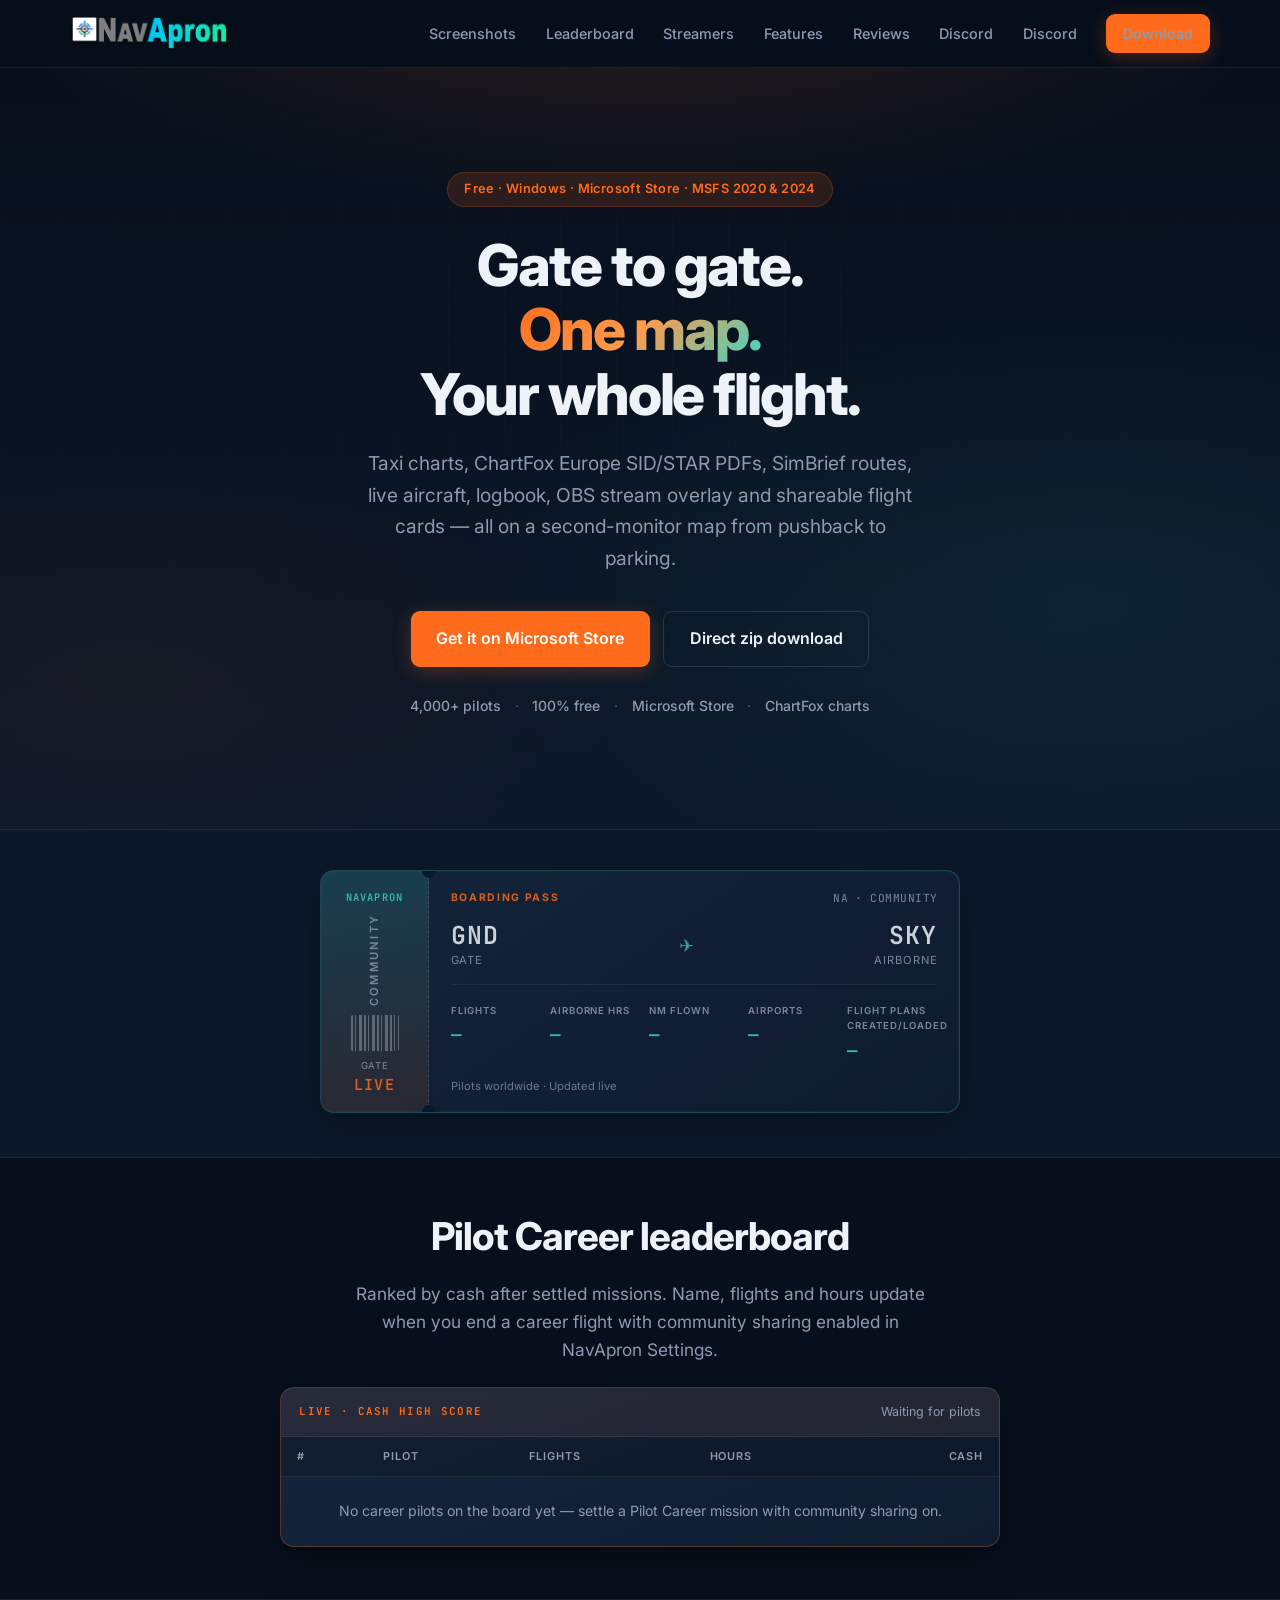
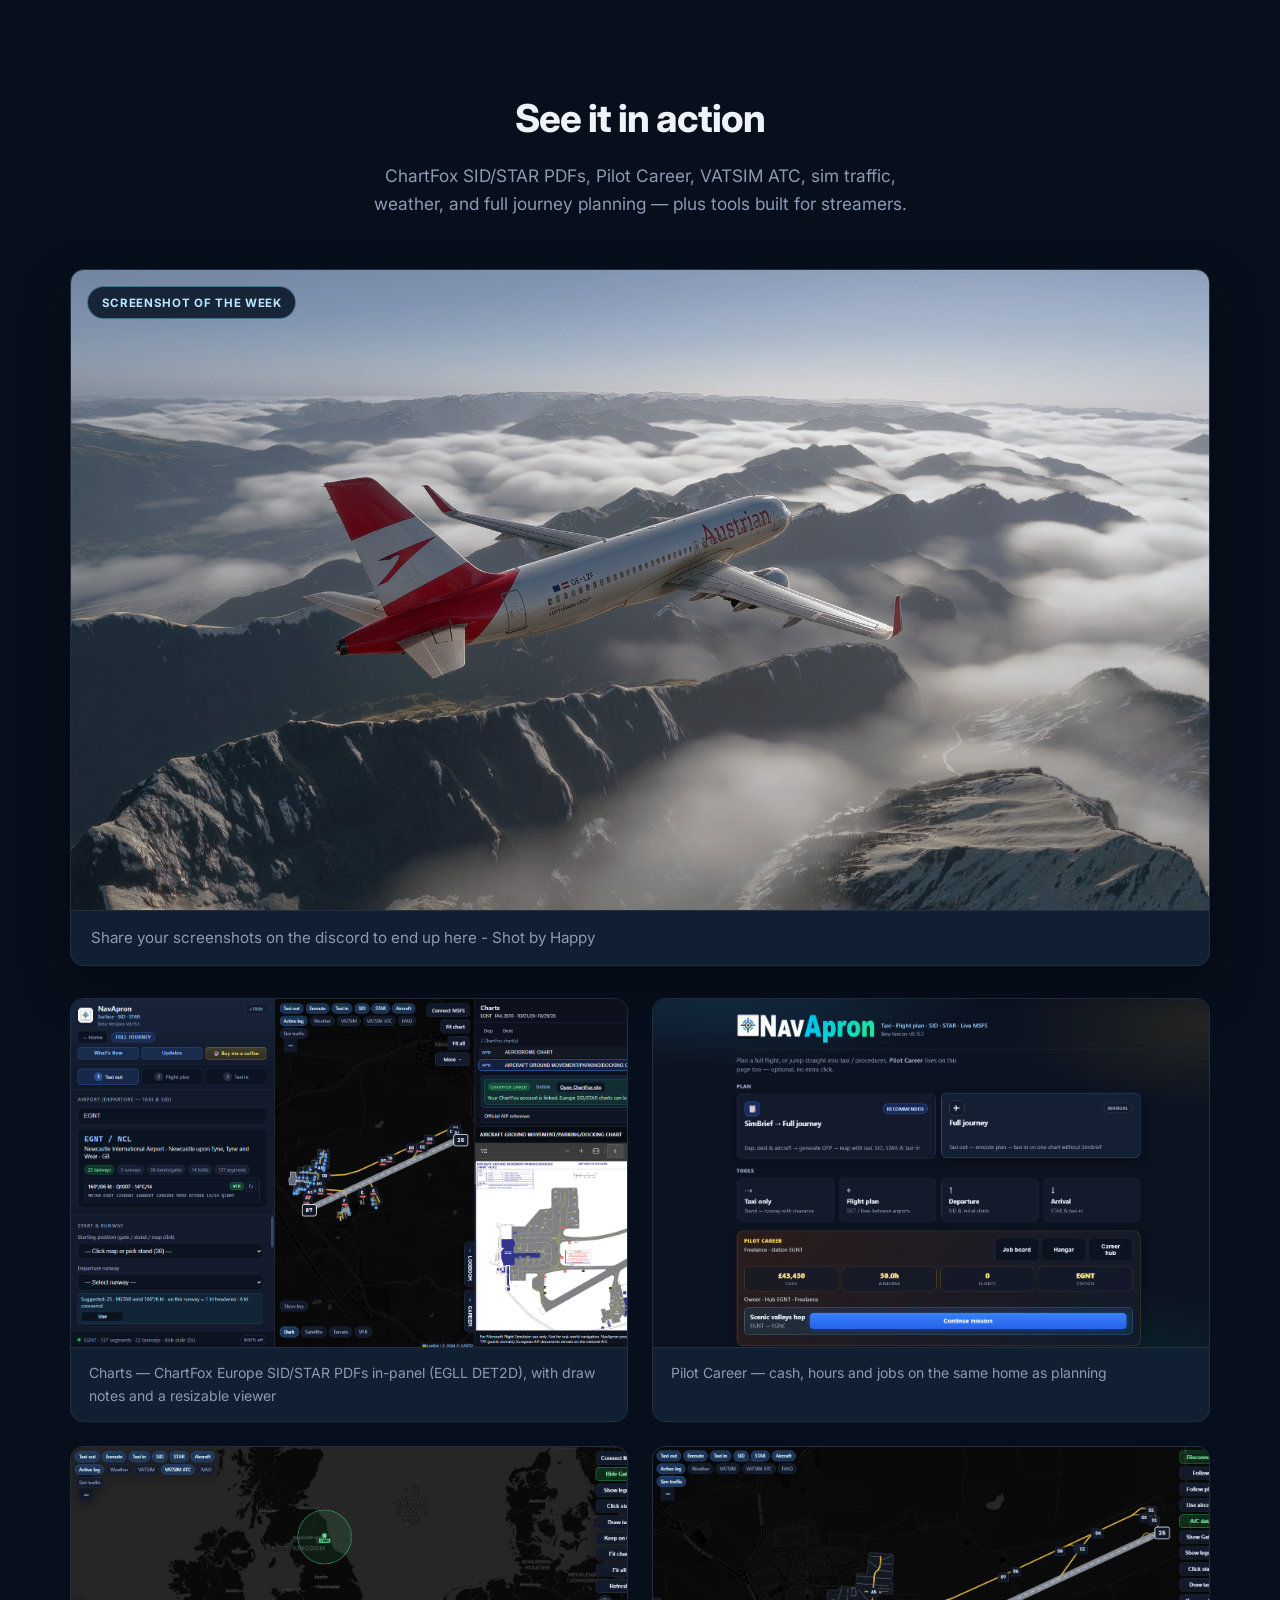
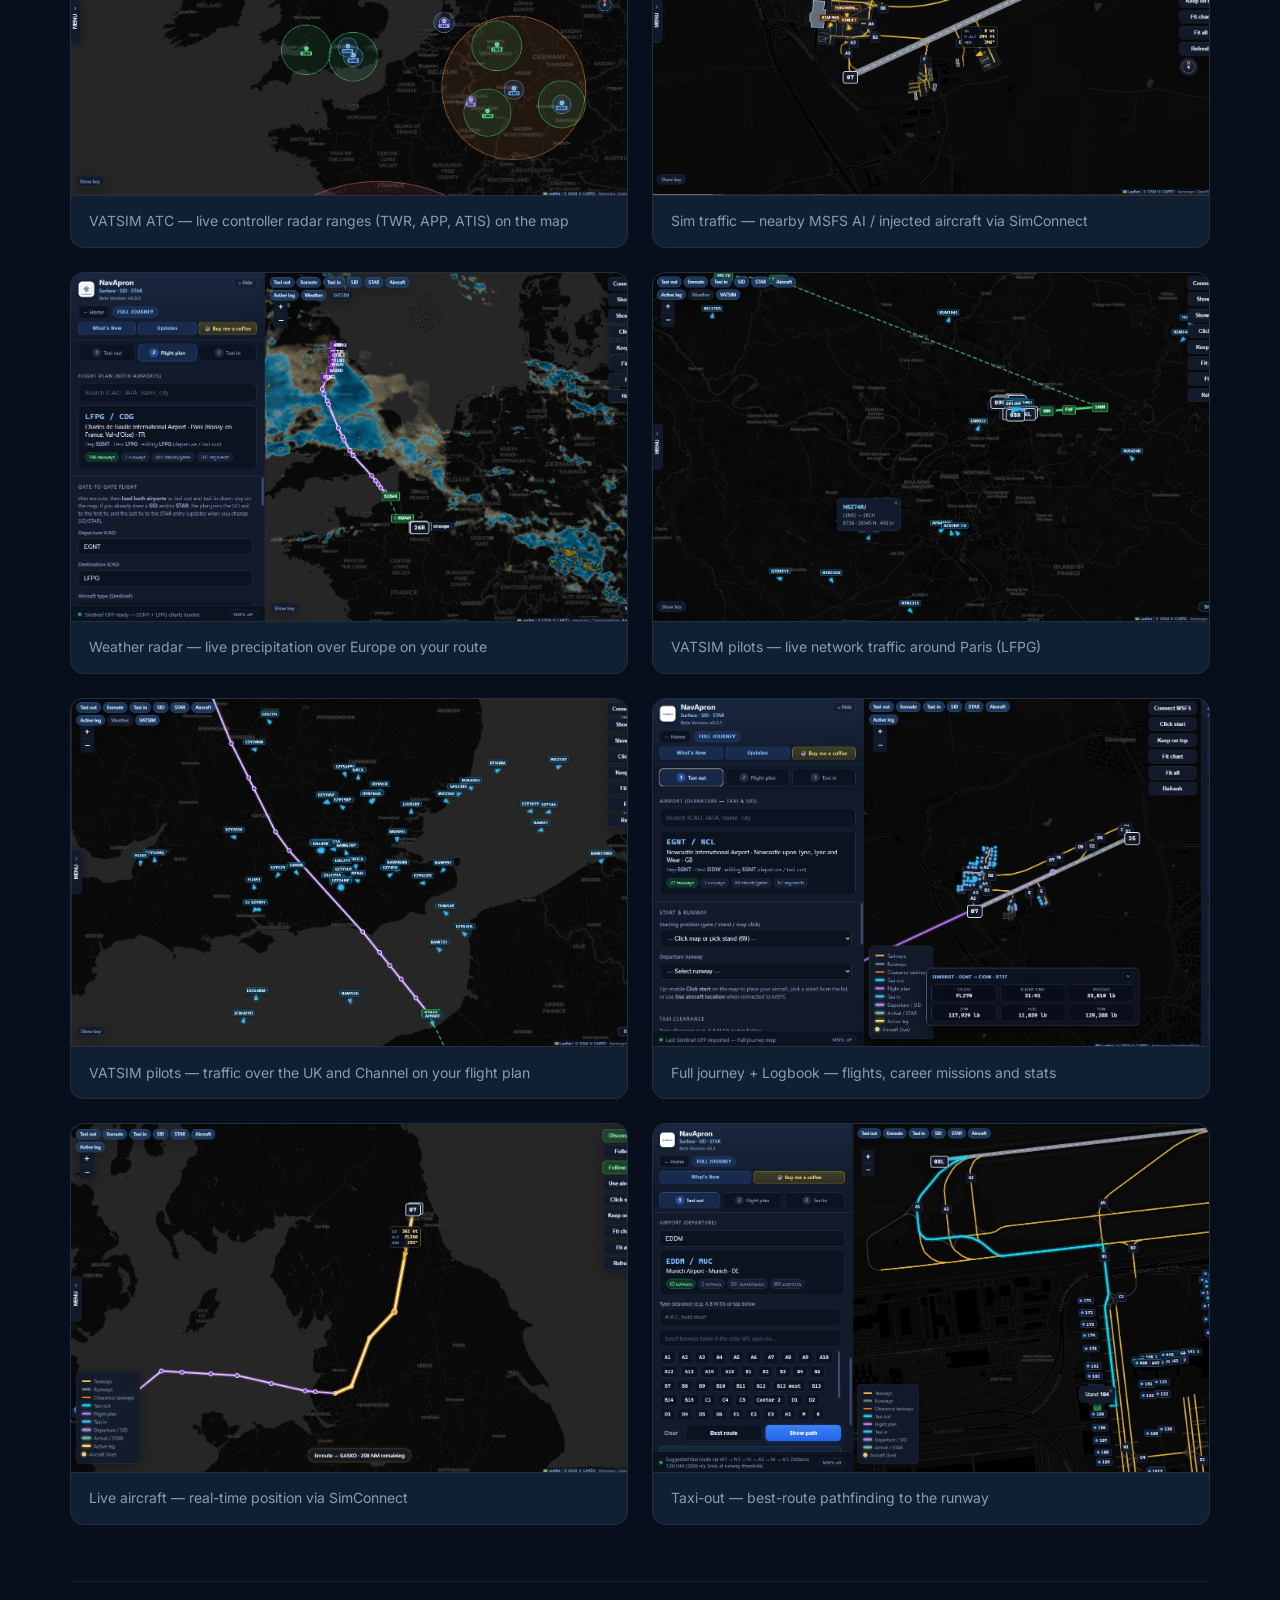
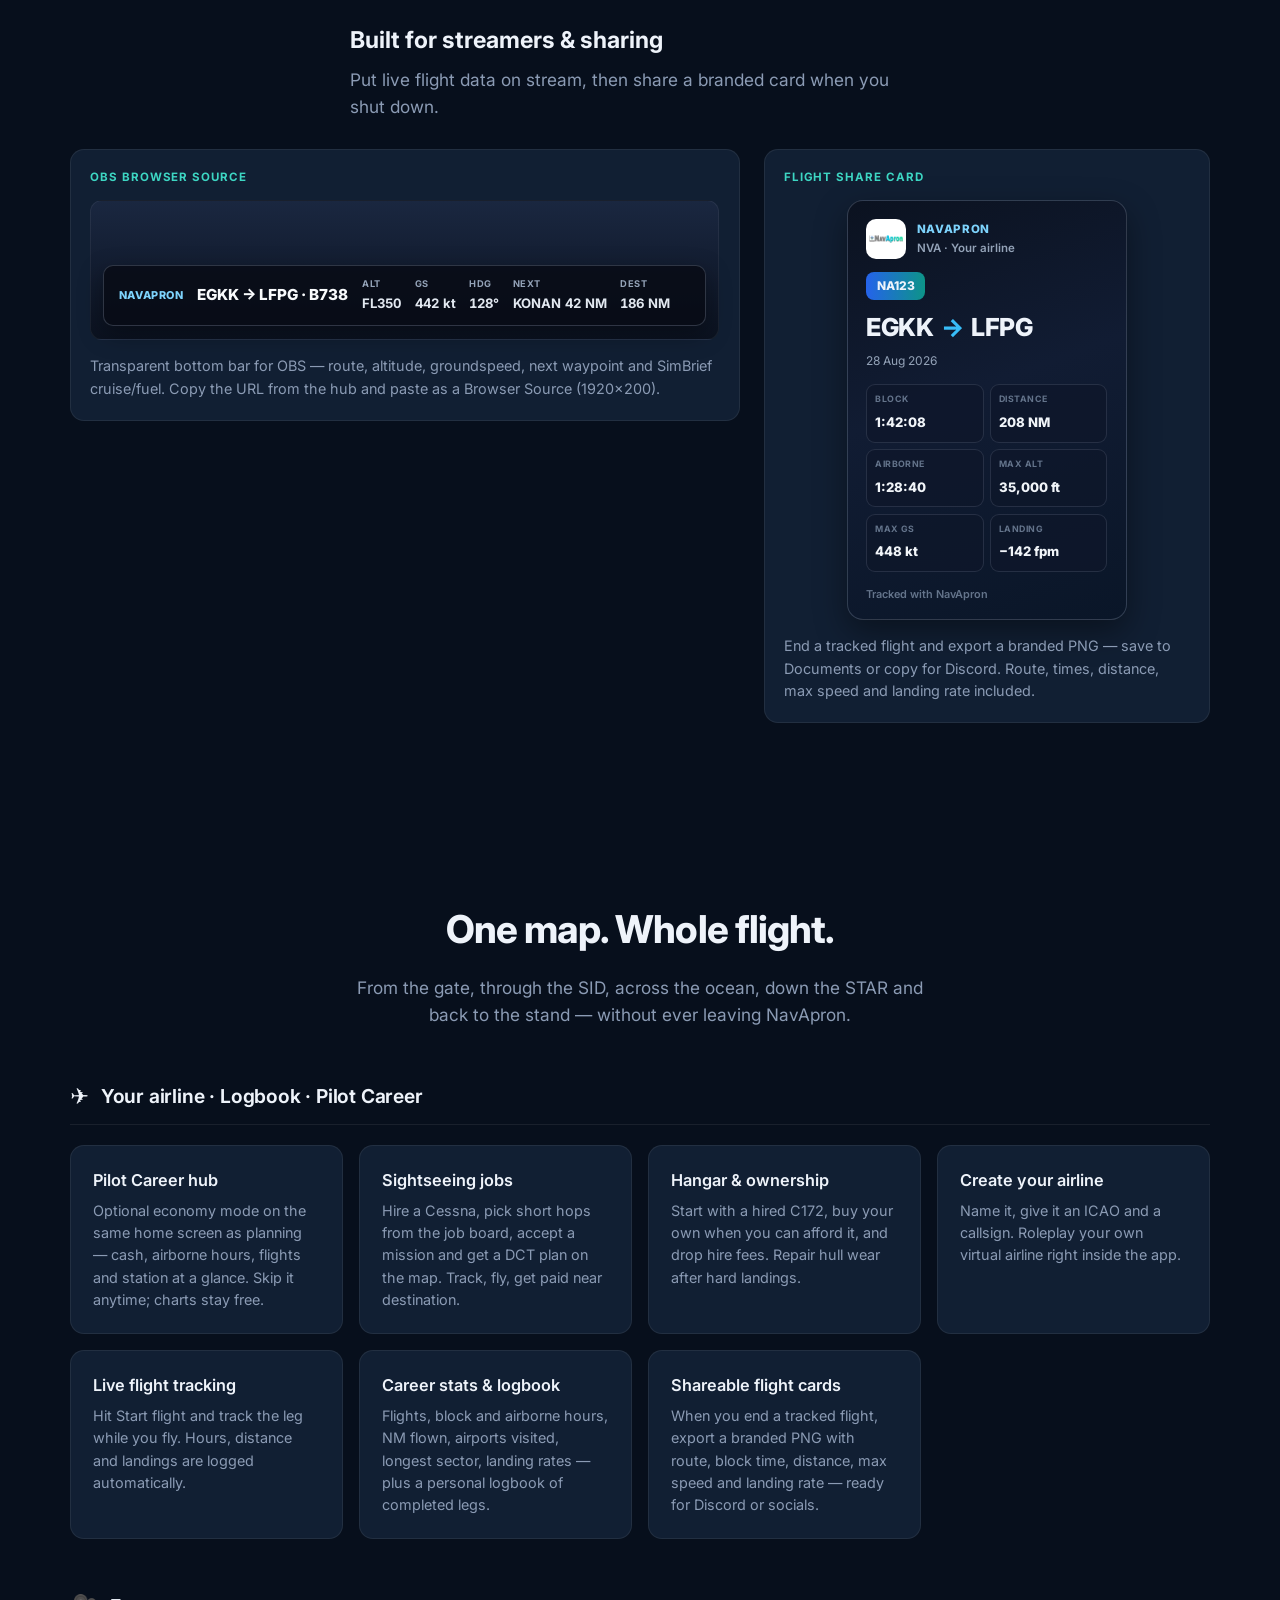
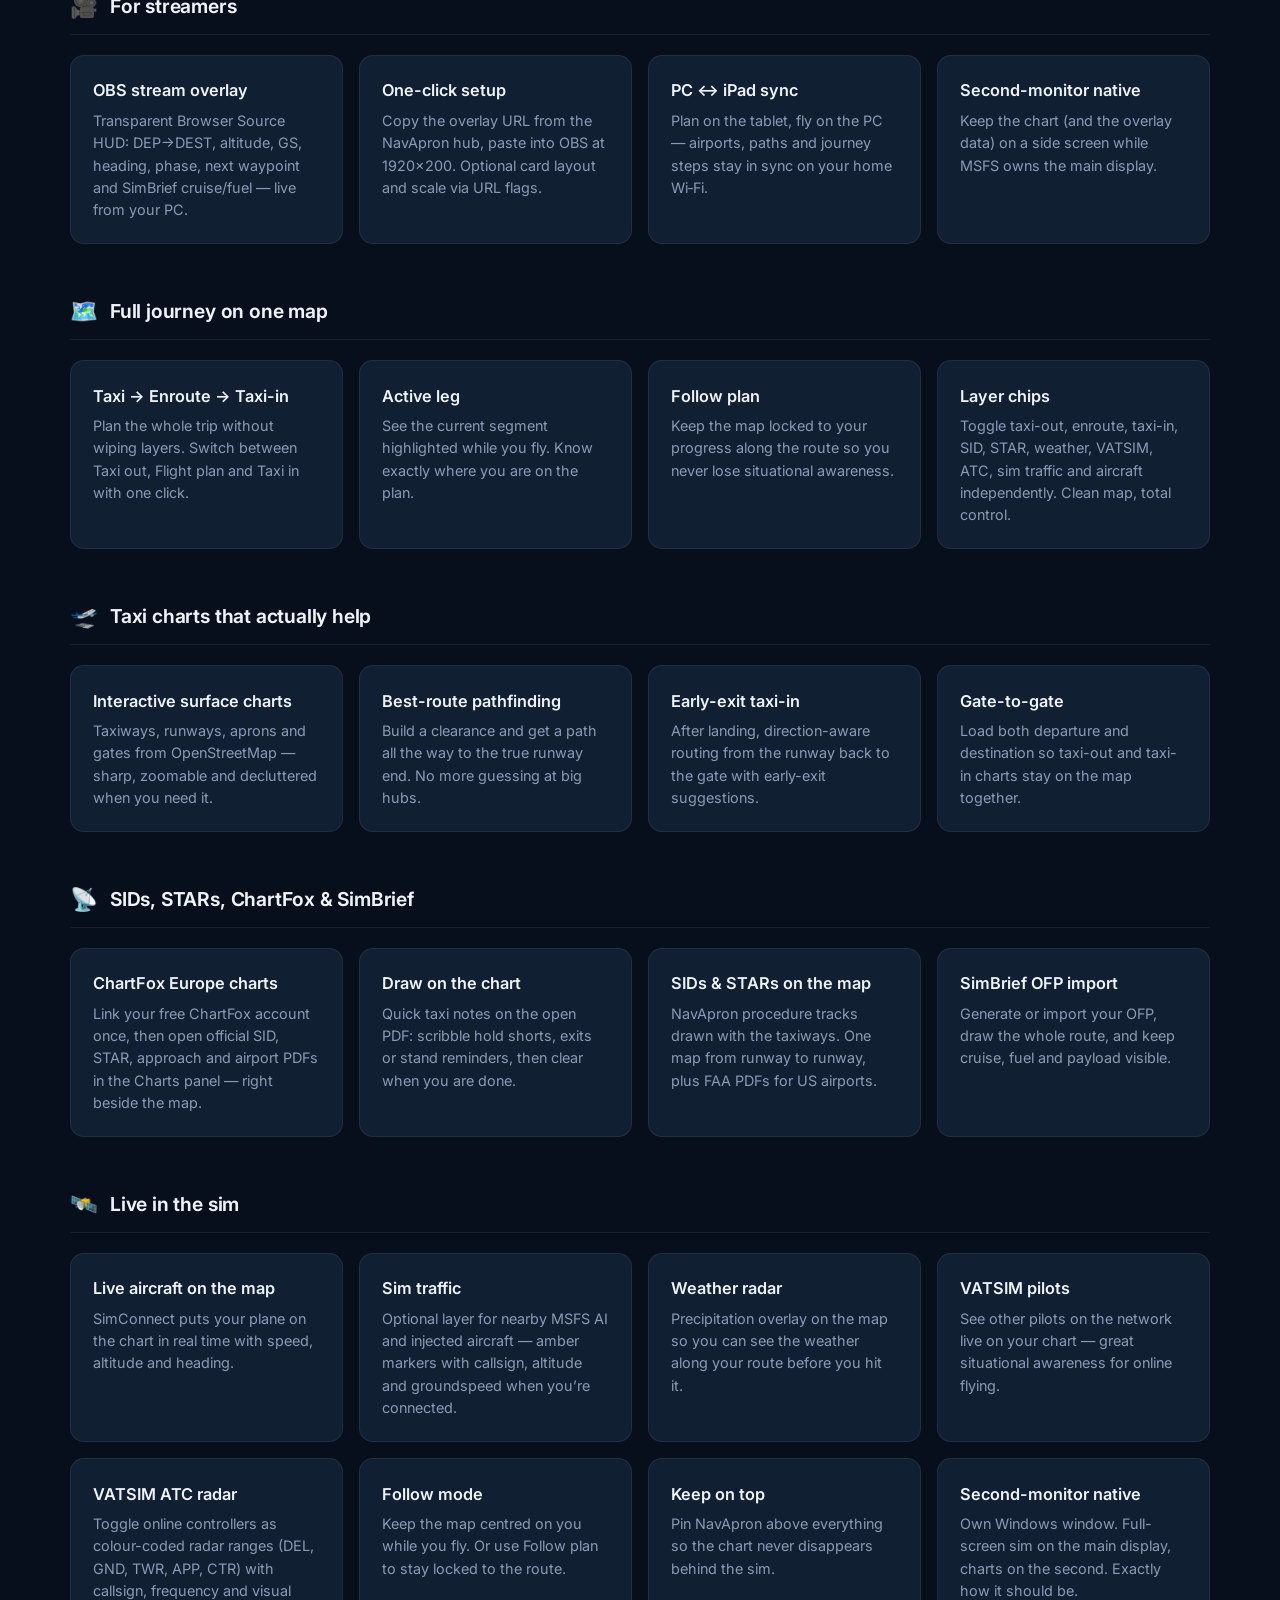
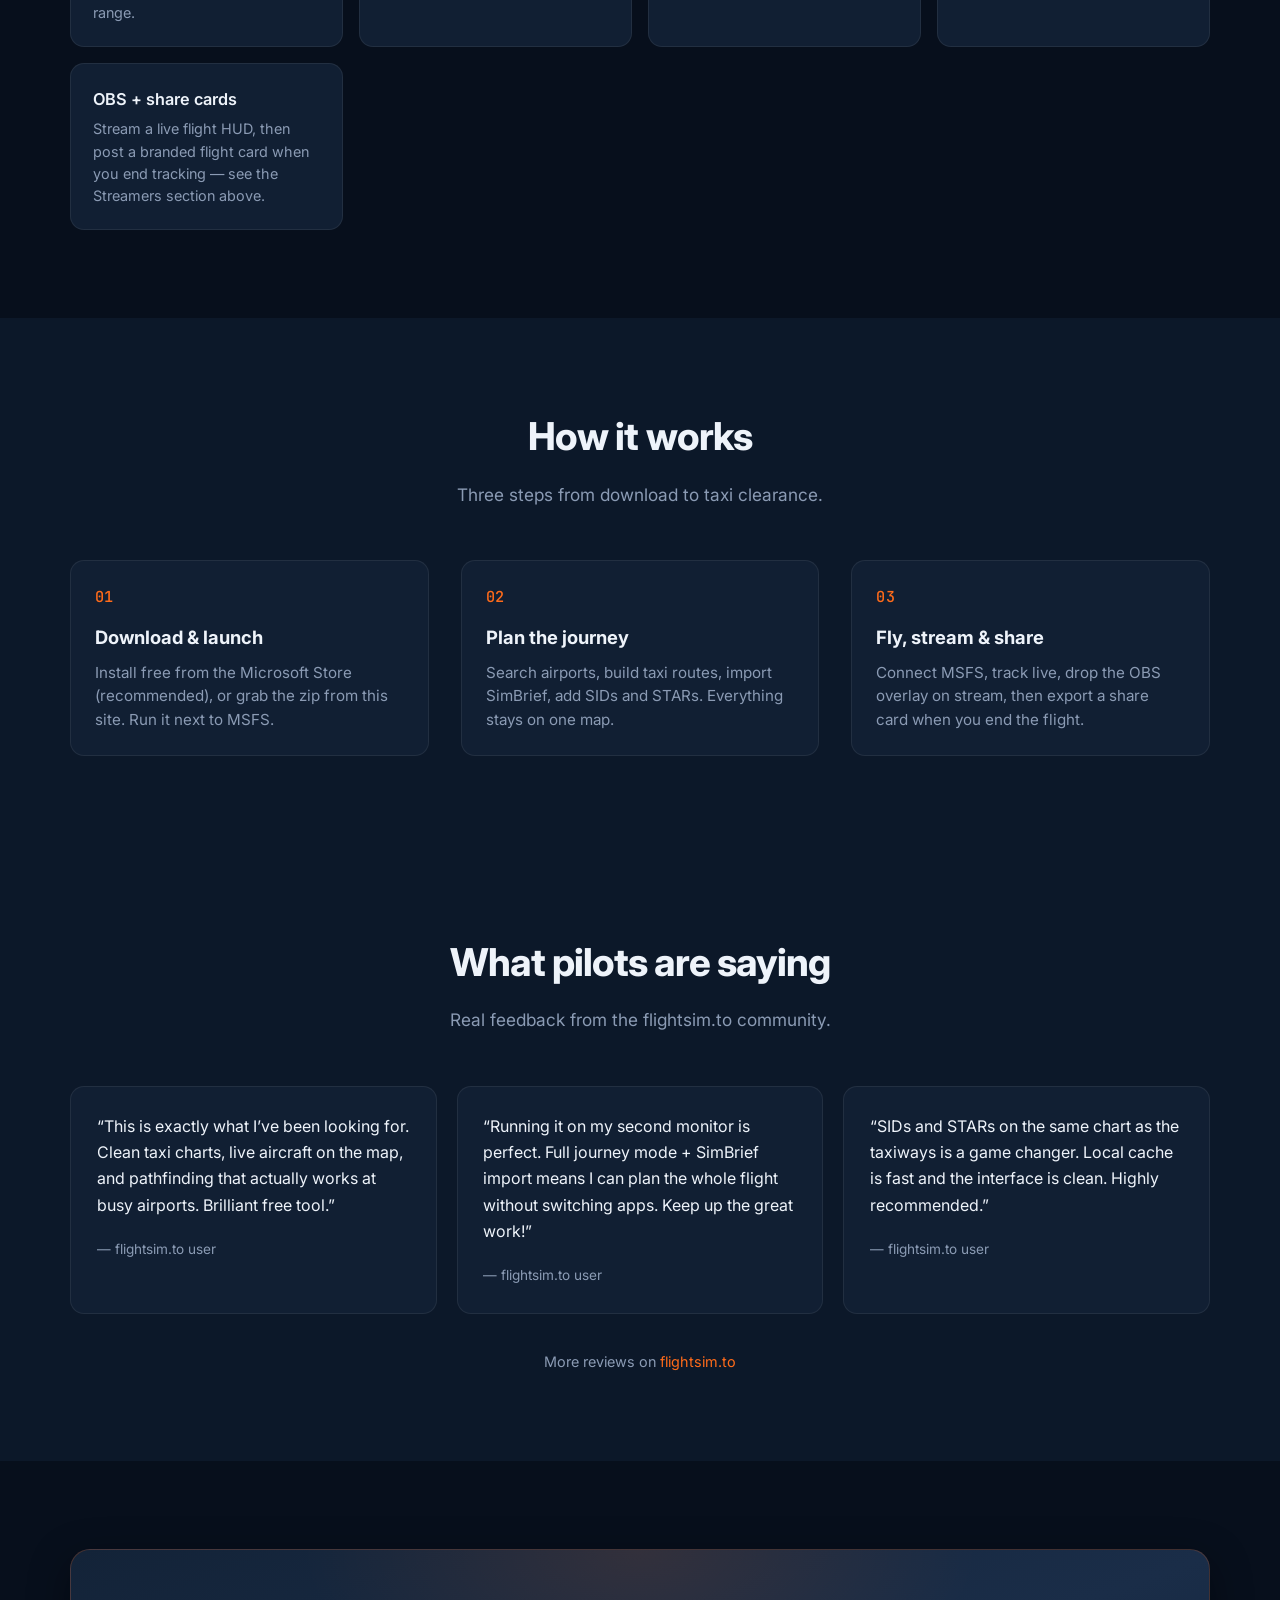
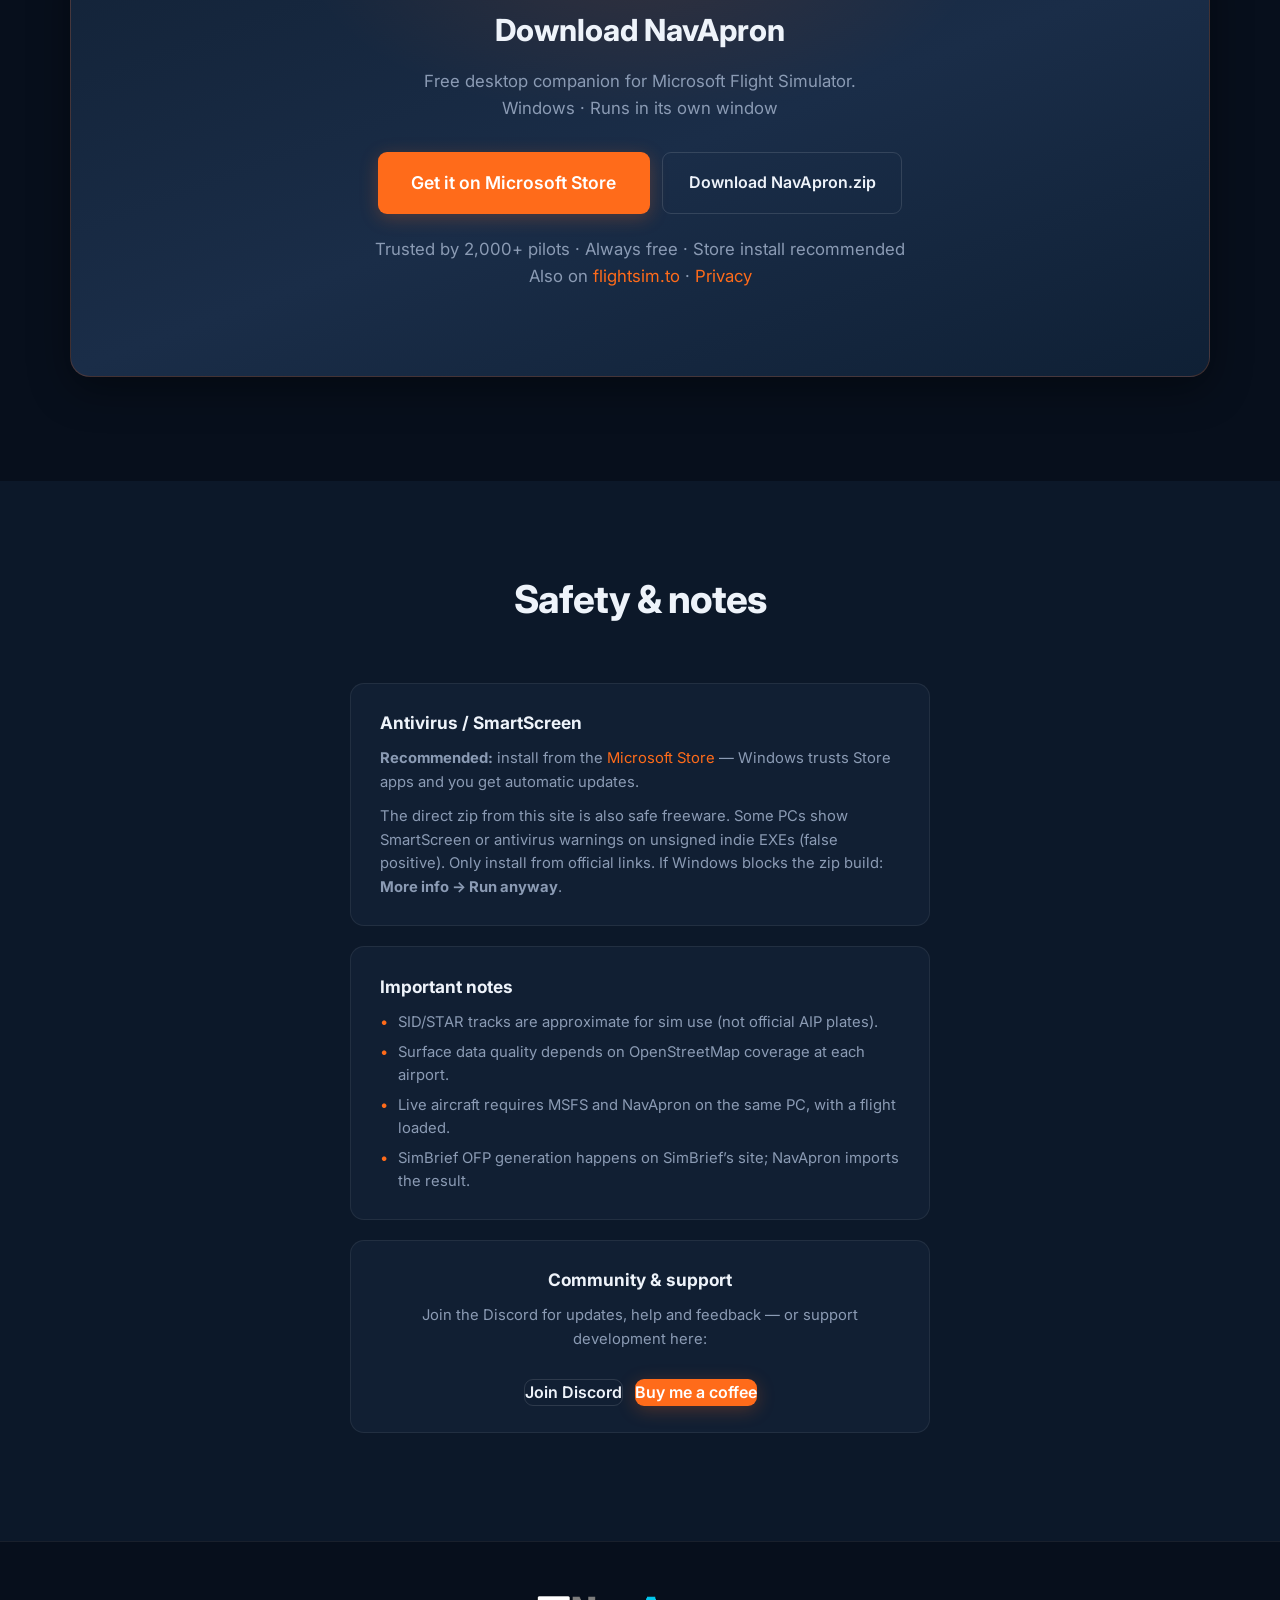
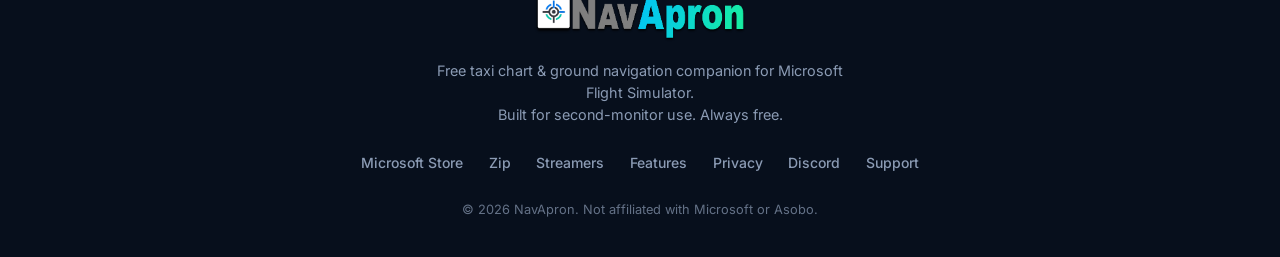
<file: index.html>
<!DOCTYPE html>
<html lang="en">
<head>
  <meta charset="UTF-8">
  <meta name="viewport" content="width=device-width, initial-scale=1.0">
  <title>NavApron — Free Taxi Charts & Ground Navigation for MSFS</title>
  <meta name="description" content="NavApron is a free desktop companion for Microsoft Flight Simulator. Gate-to-gate taxi charts, ChartFox Europe SID/STAR PDFs, SimBrief import, live aircraft, logbook, OBS overlay and share cards — all on one second-monitor map.">
  <meta name="theme-color" content="#0a1628">
  <link rel="icon" type="image/png" href="logo.png">
  <link rel="apple-touch-icon" href="logo.png">
  <link rel="preconnect" href="https://fonts.googleapis.com">
  <link rel="preconnect" href="https://fonts.gstatic.com" crossorigin>
  <link href="https://fonts.googleapis.com/css2?family=Inter:wght@400;500;600;700;800&family=JetBrains+Mono:wght@500&display=swap" rel="stylesheet">
  <link rel="stylesheet" href="styles.css">
</head>
<body>
  <!-- Navigation -->
  <header class="site-header">
    <div class="container header-inner">
      <a href="#home" class="logo">
        <img src="logo.png" alt="NavApron" class="logo-img">
      </a>
      <nav class="nav" id="mainNav">
        <a href="#screenshots">Screenshots</a>
        <a href="#leaderboard">Leaderboard</a>
        <a href="#streamers">Streamers</a>
        <a href="#features">Features</a>
        <a href="#testimonials">Reviews</a>
        <a href="https://discord.gg/xmJJm3Au8K" target="_blank" rel="noopener">Discord</a>
        <a href="https://discord.gg/xmJJm3Au8K" target="_blank" rel="noopener">Discord</a>
        <a href="#download" class="btn btn-sm btn-primary">Download</a>
      </nav>
      <button class="menu-toggle" aria-label="Menu" id="menuToggle">
        <span></span><span></span><span></span>
      </button>
    </div>
  </header>

  <main>
    <!-- Hero -->
    <section id="home" class="hero">
      <div class="hero-bg"></div>
      <div class="container hero-content">
        <div class="hero-badge">Free · Windows · Microsoft Store · MSFS 2020 &amp; 2024</div>
        <h1>Gate to gate.<br><span class="hero-accent">One map.</span><br>Your whole flight.</h1>
        <p class="hero-lead">
          Taxi charts, ChartFox Europe SID/STAR PDFs, SimBrief routes, live aircraft,
          logbook, OBS stream overlay and shareable flight cards — all on a second-monitor
          map from pushback to parking.
        </p>
        <div class="hero-actions">
          <a
            href="https://apps.microsoft.com/detail/9PMMJX04ZQQD"
            class="btn btn-primary btn-lg"
            target="_blank"
            rel="noopener"
          >
            Get it on Microsoft Store
          </a>
          <a href="https://navapron.com/NavApron.zip" class="btn btn-ghost btn-lg" download>
            Direct zip download
          </a>
        </div>
        <div class="hero-stats">
          <span>4,000+ pilots</span>
          <span class="dot">·</span>
          <span>100% free</span>
          <span class="dot">·</span>
          <span>Microsoft Store</span>
          <span class="dot">·</span>
          <span>ChartFox charts</span>
        </div>
      </div>
    </section>

    <!-- Community stats — boarding pass -->
    <section class="community-stats" id="community">
      <div class="container">
        <div class="boarding-pass" id="navapron-boarding-pass" aria-live="polite">
          <div class="bp-stub">
            <div class="bp-stub-airline">NAVAPRON</div>
            <div class="bp-stub-label">COMMUNITY</div>
            <div class="bp-stub-barcode" aria-hidden="true"></div>
            <div class="bp-stub-seat">GATE<br><span>LIVE</span></div>
          </div>
          <div class="bp-perforation" aria-hidden="true"></div>
          <div class="bp-main">
            <div class="bp-header">
              <span class="bp-boarding">BOARDING PASS</span>
              <span class="bp-flight-no">NA · COMMUNITY</span>
            </div>
            <div class="bp-route">
              <div class="bp-city">
                <span class="bp-code">GND</span>
                <span class="bp-name">Gate</span>
              </div>
              <div class="bp-plane" aria-hidden="true">✈</div>
              <div class="bp-city bp-city-right">
                <span class="bp-code">SKY</span>
                <span class="bp-name">Airborne</span>
              </div>
            </div>
            <div class="bp-fields">
              <div class="bp-field">
                <span class="bp-field-label">Flights</span>
                <span class="bp-field-value" id="bp-flights">—</span>
              </div>
              <div class="bp-field">
                <span class="bp-field-label">Airborne hrs</span>
                <span class="bp-field-value" id="bp-hours">—</span>
              </div>
              <div class="bp-field">
                <span class="bp-field-label">NM flown</span>
                <span class="bp-field-value" id="bp-nm">—</span>
              </div>
              <div class="bp-field">
                <span class="bp-field-label">Airports</span>
                <span class="bp-field-value" id="bp-airports">—</span>
              </div>
              <div class="bp-field">
                <span class="bp-field-label">Flight Plans Created/Loaded</span>
                <span class="bp-field-value" id="bp-plans">—</span>
              </div>
            </div>
            <div class="bp-footer">
              <span>Pilots worldwide · Updated live</span>
              <span class="bp-status" id="bp-status">Loading…</span>
            </div>
          </div>
        </div>
      </div>
    </section>
    <script>
      (function () {
        function fillStats(s) {
          var hrs = Math.round(Number(s.airborne_hours) || 0).toLocaleString();
          var flights = Number(s.flights_completed || 0).toLocaleString();
          var nm = s.nm_flown != null ? Math.round(Number(s.nm_flown) || 0).toLocaleString() : "—";
          var apts = s.airports_seen != null ? Number(s.airports_seen).toLocaleString() : "—";
          var plans = s.flight_plans != null ? Number(s.flight_plans || 0).toLocaleString() : "—";
          var elF = document.getElementById("bp-flights");
          var elH = document.getElementById("bp-hours");
          var elN = document.getElementById("bp-nm");
          var elA = document.getElementById("bp-airports");
          var elP = document.getElementById("bp-plans");
          var elS = document.getElementById("bp-status");
          if (elF) elF.textContent = flights;
          if (elH) elH.textContent = hrs;
          if (elN) elN.textContent = nm;
          if (elA) elA.textContent = apts;
          if (elP) elP.textContent = plans;
          if (elS) elS.textContent = "LIVE";
          var pass = document.getElementById("navapron-boarding-pass");
          if (pass) pass.classList.add("bp-loaded");
        }
        function fail() {
          var elS = document.getElementById("bp-status");
          if (elS) elS.textContent = "";
        }
        function fillLeaderboard(rows) {
          var body = document.getElementById("lb-body");
          var status = document.getElementById("lb-status");
          if (!body) return;
          body.innerHTML = "";
          if (!rows || !rows.length) {
            body.innerHTML =
              '<tr class="lb-empty"><td colspan="5">No career pilots on the board yet — settle a Pilot Career mission with community sharing on.</td></tr>';
            if (status) status.textContent = "Waiting for pilots";
            return;
          }
          rows.slice(0, 25).forEach(function (row, i) {
            var tr = document.createElement("tr");
            if (i === 0) tr.className = "lb-top";
            var cash = Number(row.cash);
            var hours = Number(row.hours != null ? row.hours : row.airborne_hours);
            var flights = Number(row.flights || 0);
            tr.innerHTML =
              "<td class=\"lb-rank\">" + (i + 1) + "</td>" +
              "<td class=\"lb-name\"></td>" +
              "<td class=\"lb-num\">" + flights.toLocaleString() + "</td>" +
              "<td class=\"lb-num\">" + (Number.isFinite(hours) ? hours.toLocaleString(undefined, { maximumFractionDigits: 1 }) : "—") + "</td>" +
              "<td class=\"lb-cash\">" + (Number.isFinite(cash) ? "$" + Math.round(cash).toLocaleString() : "—") + "</td>";
            tr.querySelector(".lb-name").textContent = String(row.name || "Pilot");
            body.appendChild(tr);
          });
          if (status) status.textContent = rows.length + " pilots · sorted by cash";
        }

        function loadLeaderboard(fromStats) {
          if (fromStats && Array.isArray(fromStats.leaderboard) && fromStats.leaderboard.length) {
            fillLeaderboard(fromStats.leaderboard);
            return;
          }
          fetch("https://navapron.com/api/stats/leaderboard.json")
            .then(function (r) { return r.json(); })
            .then(function (data) {
              fillLeaderboard((data && data.leaderboard) || []);
            })
            .catch(function () {
              fetch("https://navapron-stats.rob321launch.workers.dev/api/stats/leaderboard.json")
                .then(function (r) { return r.json(); })
                .then(function (data) {
                  fillLeaderboard((data && data.leaderboard) || []);
                })
                .catch(function () {
                  fillLeaderboard([]);
                });
            });
        }

        fetch("https://navapron.com/api/stats.json")
          .then(function (r) { return r.json(); })
          .then(function (s) {
            fillStats(s);
            loadLeaderboard(s);
          })
          .catch(function () {
            fetch("https://navapron-stats.rob321launch.workers.dev/api/stats.json")
              .then(function (r) { return r.json(); })
              .then(function (s) {
                fillStats(s);
                loadLeaderboard(s);
              })
              .catch(function () {
                fail();
                loadLeaderboard(null);
              });
          });
      })();
    </script>

    <!-- Pilot Career leaderboard -->
    <section class="career-leaderboard" id="leaderboard">
      <div class="container">
        <div class="section-header">
          <h2>Pilot Career leaderboard</h2>
          <p>
            Ranked by cash after settled missions. Name, flights and hours update when you end a career flight
            with community sharing enabled in NavApron Settings.
          </p>
        </div>
        <div class="lb-card">
          <div class="lb-card-head">
            <span class="lb-kicker">LIVE · CASH HIGH SCORE</span>
            <span class="lb-status" id="lb-status">Loading…</span>
          </div>
          <div class="lb-table-wrap">
            <table class="lb-table" aria-label="Pilot Career leaderboard">
              <thead>
                <tr>
                  <th scope="col">#</th>
                  <th scope="col">Pilot</th>
                  <th scope="col">Flights</th>
                  <th scope="col">Hours</th>
                  <th scope="col">Cash</th>
                </tr>
              </thead>
              <tbody id="lb-body">
                <tr class="lb-empty"><td colspan="5">Loading leaderboard…</td></tr>
              </tbody>
            </table>
          </div>
        </div>
      </div>
    </section>

    <!-- Screenshots -->
    <section id="screenshots" class="section">
      <div class="container">
        <div class="section-header">
          <h2>See it in action</h2>
          <p>ChartFox SID/STAR PDFs, Pilot Career, VATSIM ATC, sim traffic, weather, and full journey planning — plus tools built for streamers.</p>
        </div>

        <!--
          Screenshot of the week — swap the image file only:
            Replace:  screenshot-of-the-week.png  (same filename)
            Optional: edit the figcaption text below
            Cache:    bump ?v=1 → ?v=2 on the <img> src after you upload
        -->
        <figure class="screenshot-week" id="screenshot-of-the-week">
          <div class="screenshot-week-badge">Screenshot of the week</div>
          <img
            src="screenshot-of-the-week.png?v=5"
            alt="NavApron screenshot of the week"
            width="1600"
            height="1000"
          >
          <figcaption>
            Share your screenshots on the discord to end up here - Shot by Happy
          </figcaption>
        </figure>

        <div class="screenshots-grid">
          <figure class="screenshot-card">
            <img
              src="screenshot-charts-egll.png?v=1"
              alt="NavApron Charts panel with ChartFox SID/STAR list and DET2D PDF at London Heathrow EGLL"
              loading="lazy"
            >
            <figcaption>Charts — ChartFox Europe SID/STAR PDFs in-panel (EGLL DET2D), with draw notes and a resizable viewer</figcaption>
          </figure>
          <figure class="screenshot-card">
            <img src="screenshot-career-dashboard.png?v=1" alt="NavApron home dashboard with Pilot Career cash, hours and station" loading="lazy">
            <figcaption>Pilot Career — cash, hours and jobs on the same home as planning</figcaption>
          </figure>
          <figure class="screenshot-card">
            <img src="screenshot-vatsim-atc.png?v=1" alt="NavApron VATSIM ATC radar ranges around Frankfurt EDDF" loading="lazy">
            <figcaption>VATSIM ATC — live controller radar ranges (TWR, APP, ATIS) on the map</figcaption>
          </figure>
          <figure class="screenshot-card">
            <img src="screenshot-sim-traffic.png?v=1" alt="NavApron MSFS sim AI traffic markers near EGNT" loading="lazy">
            <figcaption>Sim traffic — nearby MSFS AI / injected aircraft via SimConnect</figcaption>
          </figure>
          <figure class="screenshot-card">
            <img src="screenshot-weather.png" alt="NavApron weather radar overlay on flight plan EGNT to LFPG" loading="lazy">
            <figcaption>Weather radar — live precipitation over Europe on your route</figcaption>
          </figure>
          <figure class="screenshot-card">
            <img src="screenshot-vatsim-paris.png" alt="NavApron VATSIM traffic around Paris CDG" loading="lazy">
            <figcaption>VATSIM pilots — live network traffic around Paris (LFPG)</figcaption>
          </figure>
          <figure class="screenshot-card">
            <img src="screenshot-vatsim-uk.png" alt="NavApron VATSIM traffic over southern UK and English Channel" loading="lazy">
            <figcaption>VATSIM pilots — traffic over the UK and Channel on your flight plan</figcaption>
          </figure>
          <figure class="screenshot-card">
            <img src="screenshot-airline.png" alt="NavApron full journey with airline panel and career stats at EGNT" loading="lazy">
            <figcaption>Full journey + Logbook — flights, career missions and stats</figcaption>
          </figure>
          <figure class="screenshot-card">
            <img src="screenshot-live.png" alt="NavApron live aircraft tracking enroute" loading="lazy">
            <figcaption>Live aircraft — real-time position via SimConnect</figcaption>
          </figure>
          <figure class="screenshot-card">
            <img src="screenshot-taxiout.png" alt="NavApron taxi-out at Munich EDDM with clearance path" loading="lazy">
            <figcaption>Taxi-out — best-route pathfinding to the runway</figcaption>
          </figure>
        </div>

        <!-- Streamer / share showcase (CSS mockups — no sim screenshot required) -->
        <div class="streamer-showcase" id="streamers">
          <div class="section-header section-header-left">
            <h3>Built for streamers &amp; sharing</h3>
            <p>Put live flight data on stream, then share a branded card when you shut down.</p>
          </div>
          <div class="streamer-showcase-grid">
            <div class="streamer-panel">
              <div class="streamer-panel-label">OBS Browser Source</div>
              <div class="obs-mock" aria-hidden="true">
                <div class="obs-mock-bar">
                  <span class="obs-mock-brand">NavApron</span>
                  <span class="obs-mock-route">EGKK → LFPG · B738</span>
                  <span class="obs-mock-cell"><em>ALT</em> FL350</span>
                  <span class="obs-mock-cell"><em>GS</em> 442 kt</span>
                  <span class="obs-mock-cell"><em>HDG</em> 128°</span>
                  <span class="obs-mock-cell"><em>NEXT</em> KONAN 42 NM</span>
                  <span class="obs-mock-cell"><em>DEST</em> 186 NM</span>
                </div>
              </div>
              <p class="streamer-panel-cap">
                Transparent bottom bar for OBS — route, altitude, groundspeed, next waypoint and SimBrief cruise/fuel. Copy the URL from the hub and paste as a Browser Source (1920×200).
              </p>
            </div>
            <div class="streamer-panel">
              <div class="streamer-panel-label">Flight share card</div>
              <div class="share-mock" aria-hidden="true">
                <div class="share-mock-card">
                  <div class="share-mock-top">
                    <img src="logo.png" alt="" class="share-mock-logo">
                    <div>
                      <div class="share-mock-brand">NAVAPRON</div>
                      <div class="share-mock-airline">NVA · Your airline</div>
                    </div>
                  </div>
                  <div class="share-mock-fn">NA123</div>
                  <div class="share-mock-route">EGKK <span>→</span> LFPG</div>
                  <div class="share-mock-date">28 Aug 2026</div>
                  <div class="share-mock-stats">
                    <div><em>Block</em><strong>1:42:08</strong></div>
                    <div><em>Distance</em><strong>208 NM</strong></div>
                    <div><em>Airborne</em><strong>1:28:40</strong></div>
                    <div><em>Max alt</em><strong>35,000 ft</strong></div>
                    <div><em>Max GS</em><strong>448 kt</strong></div>
                    <div><em>Landing</em><strong>−142 fpm</strong></div>
                  </div>
                  <div class="share-mock-foot">Tracked with NavApron</div>
                </div>
              </div>
              <p class="streamer-panel-cap">
                End a tracked flight and export a branded PNG — save to Documents or copy for Discord. Route, times, distance, max speed and landing rate included.
              </p>
            </div>
          </div>
        </div>
      </div>
    </section>

    <!-- Features -->
    <section id="features" class="section">
      <div class="container">
        <div class="section-header">
          <h2>One map. Whole flight.</h2>
          <p>From the gate, through the SID, across the ocean, down the STAR and back to the stand — without ever leaving NavApron.</p>
        </div>

        <!-- Airline & career -->
        <div class="feature-group">
          <div class="feature-group-header">
            <span class="feature-group-icon">✈️</span>
            <h3>Your airline · Logbook · Pilot Career</h3>
          </div>
          <div class="features-grid">
            <article class="feature-card">
              <h4>Pilot Career hub</h4>
              <p>Optional economy mode on the same home screen as planning — cash, airborne hours, flights and station at a glance. Skip it anytime; charts stay free.</p>
            </article>
            <article class="feature-card">
              <h4>Sightseeing jobs</h4>
              <p>Hire a Cessna, pick short hops from the job board, accept a mission and get a DCT plan on the map. Track, fly, get paid near destination.</p>
            </article>
            <article class="feature-card">
              <h4>Hangar &amp; ownership</h4>
              <p>Start with a hired C172, buy your own when you can afford it, and drop hire fees. Repair hull wear after hard landings.</p>
            </article>
            <article class="feature-card">
              <h4>Create your airline</h4>
              <p>Name it, give it an ICAO and a callsign. Roleplay your own virtual airline right inside the app.</p>
            </article>
            <article class="feature-card">
              <h4>Live flight tracking</h4>
              <p>Hit Start flight and track the leg while you fly. Hours, distance and landings are logged automatically.</p>
            </article>
            <article class="feature-card">
              <h4>Career stats &amp; logbook</h4>
              <p>Flights, block and airborne hours, NM flown, airports visited, longest sector, landing rates — plus a personal logbook of completed legs.</p>
            </article>
            <article class="feature-card">
              <h4>Shareable flight cards</h4>
              <p>When you end a tracked flight, export a branded PNG with route, block time, distance, max speed and landing rate — ready for Discord or socials.</p>
            </article>
          </div>
        </div>

        <!-- Streamers -->
        <div class="feature-group">
          <div class="feature-group-header">
            <span class="feature-group-icon">🎥</span>
            <h3>For streamers</h3>
          </div>
          <div class="features-grid">
            <article class="feature-card">
              <h4>OBS stream overlay</h4>
              <p>Transparent Browser Source HUD: DEP→DEST, altitude, GS, heading, phase, next waypoint and SimBrief cruise/fuel — live from your PC.</p>
            </article>
            <article class="feature-card">
              <h4>One-click setup</h4>
              <p>Copy the overlay URL from the NavApron hub, paste into OBS at 1920×200. Optional card layout and scale via URL flags.</p>
            </article>
            <article class="feature-card">
              <h4>PC ↔ iPad sync</h4>
              <p>Plan on the tablet, fly on the PC — airports, paths and journey steps stay in sync on your home Wi‑Fi.</p>
            </article>
            <article class="feature-card">
              <h4>Second-monitor native</h4>
              <p>Keep the chart (and the overlay data) on a side screen while MSFS owns the main display.</p>
            </article>
          </div>
        </div>

        <!-- Full journey -->
        <div class="feature-group">
          <div class="feature-group-header">
            <span class="feature-group-icon">🗺️</span>
            <h3>Full journey on one map</h3>
          </div>
          <div class="features-grid">
            <article class="feature-card">
              <h4>Taxi → Enroute → Taxi-in</h4>
              <p>Plan the whole trip without wiping layers. Switch between Taxi out, Flight plan and Taxi in with one click.</p>
            </article>
            <article class="feature-card">
              <h4>Active leg</h4>
              <p>See the current segment highlighted while you fly. Know exactly where you are on the plan.</p>
            </article>
            <article class="feature-card">
              <h4>Follow plan</h4>
              <p>Keep the map locked to your progress along the route so you never lose situational awareness.</p>
            </article>
            <article class="feature-card">
              <h4>Layer chips</h4>
              <p>Toggle taxi-out, enroute, taxi-in, SID, STAR, weather, VATSIM, ATC, sim traffic and aircraft independently. Clean map, total control.</p>
            </article>
          </div>
        </div>

        <!-- Surface -->
        <div class="feature-group">
          <div class="feature-group-header">
            <span class="feature-group-icon">🛫</span>
            <h3>Taxi charts that actually help</h3>
          </div>
          <div class="features-grid">
            <article class="feature-card">
              <h4>Interactive surface charts</h4>
              <p>Taxiways, runways, aprons and gates from OpenStreetMap — sharp, zoomable and decluttered when you need it.</p>
            </article>
            <article class="feature-card">
              <h4>Best-route pathfinding</h4>
              <p>Build a clearance and get a path all the way to the true runway end. No more guessing at big hubs.</p>
            </article>
            <article class="feature-card">
              <h4>Early-exit taxi-in</h4>
              <p>After landing, direction-aware routing from the runway back to the gate with early-exit suggestions.</p>
            </article>
            <article class="feature-card">
              <h4>Gate-to-gate</h4>
              <p>Load both departure and destination so taxi-out and taxi-in charts stay on the map together.</p>
            </article>
          </div>
        </div>

        <!-- Procedures, charts & SimBrief -->
        <div class="feature-group">
          <div class="feature-group-header">
            <span class="feature-group-icon">📡</span>
            <h3>SIDs, STARs, ChartFox &amp; SimBrief</h3>
          </div>
          <div class="features-grid">
            <article class="feature-card">
              <h4>ChartFox Europe charts</h4>
              <p>Link your free ChartFox account once, then open official SID, STAR, approach and airport PDFs in the Charts panel — right beside the map.</p>
            </article>
            <article class="feature-card">
              <h4>Draw on the chart</h4>
              <p>Quick taxi notes on the open PDF: scribble hold shorts, exits or stand reminders, then clear when you are done.</p>
            </article>
            <article class="feature-card">
              <h4>SIDs &amp; STARs on the map</h4>
              <p>NavApron procedure tracks drawn with the taxiways. One map from runway to runway, plus FAA PDFs for US airports.</p>
            </article>
            <article class="feature-card">
              <h4>SimBrief OFP import</h4>
              <p>Generate or import your OFP, draw the whole route, and keep cruise, fuel and payload visible.</p>
            </article>
          </div>
        </div>

        <!-- Live sim -->
        <div class="feature-group">
          <div class="feature-group-header">
            <span class="feature-group-icon">🛰️</span>
            <h3>Live in the sim</h3>
          </div>
          <div class="features-grid">
            <article class="feature-card">
              <h4>Live aircraft on the map</h4>
              <p>SimConnect puts your plane on the chart in real time with speed, altitude and heading.</p>
            </article>
            <article class="feature-card">
              <h4>Sim traffic</h4>
              <p>Optional layer for nearby MSFS AI and injected aircraft — amber markers with callsign, altitude and groundspeed when you’re connected.</p>
            </article>
            <article class="feature-card">
              <h4>Weather radar</h4>
              <p>Precipitation overlay on the map so you can see the weather along your route before you hit it.</p>
            </article>
            <article class="feature-card">
              <h4>VATSIM pilots</h4>
              <p>See other pilots on the network live on your chart — great situational awareness for online flying.</p>
            </article>
            <article class="feature-card">
              <h4>VATSIM ATC radar</h4>
              <p>Toggle online controllers as colour-coded radar ranges (DEL, GND, TWR, APP, CTR) with callsign, frequency and visual range.</p>
            </article>
            <article class="feature-card">
              <h4>Follow mode</h4>
              <p>Keep the map centred on you while you fly. Or use Follow plan to stay locked to the route.</p>
            </article>
            <article class="feature-card">
              <h4>Keep on top</h4>
              <p>Pin NavApron above everything so the chart never disappears behind the sim.</p>
            </article>
            <article class="feature-card">
              <h4>Second-monitor native</h4>
              <p>Own Windows window. Full-screen sim on the main display, charts on the second. Exactly how it should be.</p>
            </article>
            <article class="feature-card">
              <h4>OBS + share cards</h4>
              <p>Stream a live flight HUD, then post a branded flight card when you end tracking — see the Streamers section above.</p>
            </article>
          </div>
        </div>
      </div>
    </section>

    <!-- How it works -->
    <section id="how-it-works" class="section section-alt">
      <div class="container">
        <div class="section-header">
          <h2>How it works</h2>
          <p>Three steps from download to taxi clearance.</p>
        </div>

        <div class="steps">
          <div class="step">
            <div class="step-number">01</div>
            <h3>Download &amp; launch</h3>
            <p>Install free from the Microsoft Store (recommended), or grab the zip from this site. Run it next to MSFS.</p>
          </div>
          <div class="step">
            <div class="step-number">02</div>
            <h3>Plan the journey</h3>
            <p>Search airports, build taxi routes, import SimBrief, add SIDs and STARs. Everything stays on one map.</p>
          </div>
          <div class="step">
            <div class="step-number">03</div>
            <h3>Fly, stream &amp; share</h3>
            <p>Connect MSFS, track live, drop the OBS overlay on stream, then export a share card when you end the flight.</p>
          </div>
        </div>
      </div>
    </section>

    <!-- Testimonials -->
    <section id="testimonials" class="section section-alt">
      <div class="container">
        <div class="section-header">
          <h2>What pilots are saying</h2>
          <p>Real feedback from the flightsim.to community.</p>
        </div>

        <div class="testimonials-grid">
          <blockquote class="testimonial">
            <p>“This is exactly what I’ve been looking for. Clean taxi charts, live aircraft on the map, and pathfinding that actually works at busy airports. Brilliant free tool.”</p>
            <footer>
              <cite>— flightsim.to user</cite>
            </footer>
          </blockquote>

          <blockquote class="testimonial">
            <p>“Running it on my second monitor is perfect. Full journey mode + SimBrief import means I can plan the whole flight without switching apps. Keep up the great work!”</p>
            <footer>
              <cite>— flightsim.to user</cite>
            </footer>
          </blockquote>

          <blockquote class="testimonial">
            <p>“SIDs and STARs on the same chart as the taxiways is a game changer. Local cache is fast and the interface is clean. Highly recommended.”</p>
            <footer>
              <cite>— flightsim.to user</cite>
            </footer>
          </blockquote>
        </div>
        <p class="testimonial-note">More reviews on <a href="https://flightsim.to/addon/112971/navapron-1" target="_blank" rel="noopener">flightsim.to</a></p>
      </div>
    </section>

    <!-- Download -->
    <section id="download" class="section download-section">
      <div class="container">
        <div class="download-card">
          <div class="download-glow"></div>
          <h2>Download NavApron</h2>
          <p>Free desktop companion for Microsoft Flight Simulator.<br>Windows · Runs in its own window</p>
          <div class="download-actions">
            <a
              href="https://apps.microsoft.com/detail/9PMMJX04ZQQD"
              class="btn btn-primary btn-xl"
              target="_blank"
              rel="noopener"
            >
              Get it on Microsoft Store
            </a>
            <a href="https://navapron.com/NavApron.zip" class="btn btn-ghost btn-lg" download>
              Download NavApron.zip
            </a>
          </div>
          <p class="download-meta">
            Trusted by 2,000+ pilots · Always free · Store install recommended
            <br>
            Also on
            <a href="https://flightsim.to/addon/112971/navapron-1" target="_blank" rel="noopener">flightsim.to</a>
            ·
            <a href="privacy.html">Privacy</a>
          </p>
        </div>
      </div>
    </section>

    <!-- Safety & Notes -->
    <section id="safety" class="section section-alt">
      <div class="container narrow">
        <div class="section-header">
          <h2>Safety &amp; notes</h2>
        </div>

        <div class="notes-block">
          <h3>Antivirus / SmartScreen</h3>
          <p><strong>Recommended:</strong> install from the
            <a href="https://apps.microsoft.com/detail/9PMMJX04ZQQD" target="_blank" rel="noopener">Microsoft Store</a>
            — Windows trusts Store apps and you get automatic updates.</p>
          <p>The direct zip from this site is also safe freeware. Some PCs show SmartScreen or antivirus warnings on unsigned indie EXEs (false positive). Only install from official links. If Windows blocks the zip build: <strong>More info → Run anyway</strong>.</p>
        </div>

        <div class="notes-block">
          <h3>Important notes</h3>
          <ul>
            <li>SID/STAR tracks are approximate for sim use (not official AIP plates).</li>
            <li>Surface data quality depends on OpenStreetMap coverage at each airport.</li>
            <li>Live aircraft requires MSFS and NavApron on the same PC, with a flight loaded.</li>
            <li>SimBrief OFP generation happens on SimBrief’s site; NavApron imports the result.</li>
          </ul>
        </div>

        <div class="notes-block support-block">
          <h3>Community &amp; support</h3>
          <p>Join the Discord for updates, help and feedback — or support development here:</p>
          <div style="display:flex;flex-wrap:wrap;gap:0.75rem;justify-content:center;margin-top:0.85rem;">
            <a href="https://discord.gg/xmJJm3Au8K" class="btn btn-ghost" target="_blank" rel="noopener">Join Discord</a>
            <a href="https://buymeacoffee.com/robair" class="btn btn-primary" target="_blank" rel="noopener">Buy me a coffee</a>
          </div>
        </div>
      </div>
    </section>
  </main>

  <!-- Footer -->
  <footer class="site-footer">
    <div class="container footer-inner">
      <div class="footer-brand">
        <img src="logo.png" alt="NavApron" class="footer-logo-img">
      </div>
      <p class="footer-text">
        Free taxi chart &amp; ground navigation companion for Microsoft Flight Simulator.<br>
        Built for second-monitor use. Always free.
      </p>
      <div class="footer-links">
        <a href="https://apps.microsoft.com/detail/9PMMJX04ZQQD" target="_blank" rel="noopener">Microsoft Store</a>
        <a href="https://navapron.com/NavApron.zip" download>Zip</a>
        <a href="#streamers">Streamers</a>
        <a href="#features">Features</a>
        <a href="privacy.html">Privacy</a>
        <a href="https://discord.gg/xmJJm3Au8K" target="_blank" rel="noopener">Discord</a>
        <a href="https://buymeacoffee.com/robair" target="_blank" rel="noopener">Support</a>
      </div>
      <p class="footer-copy">© 2026 NavApron. Not affiliated with Microsoft or Asobo.</p>
    </div>
  </footer>

  <script src="script.js"></script>
</body>
</html>
</file>
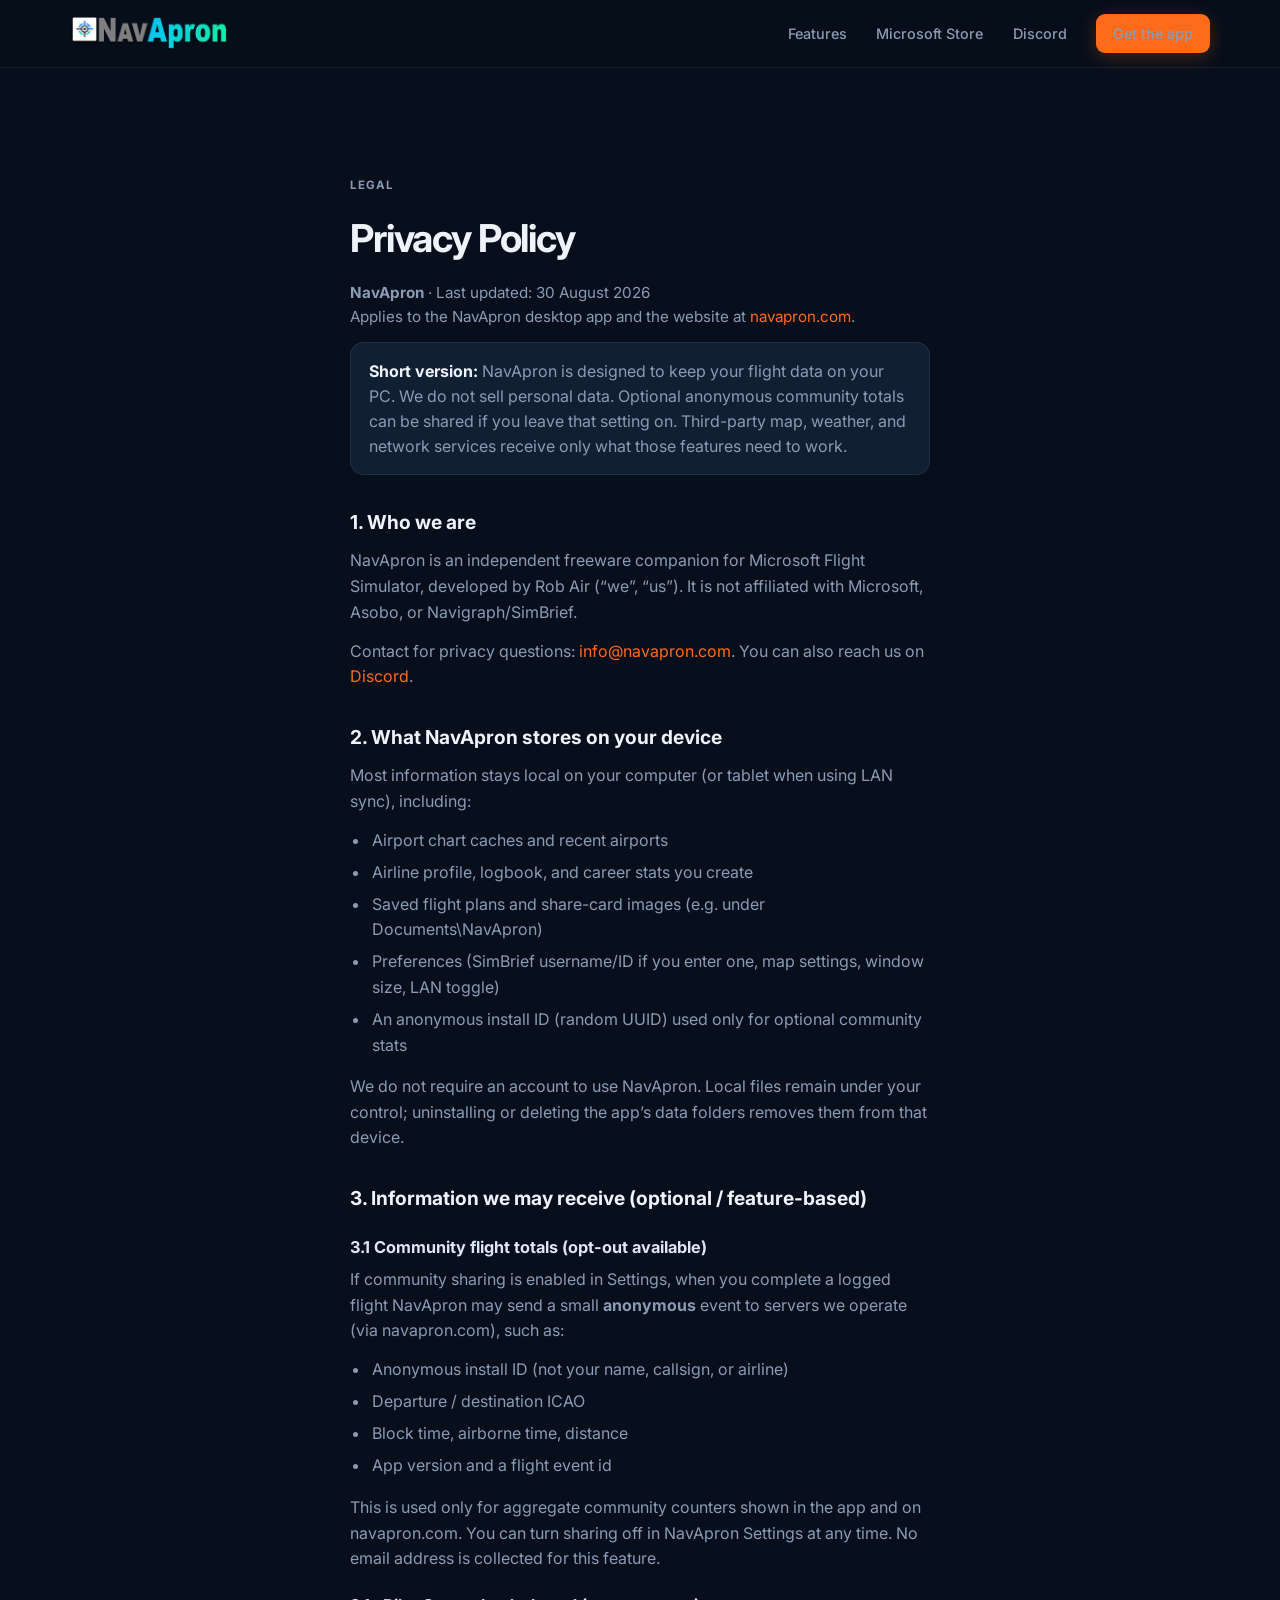
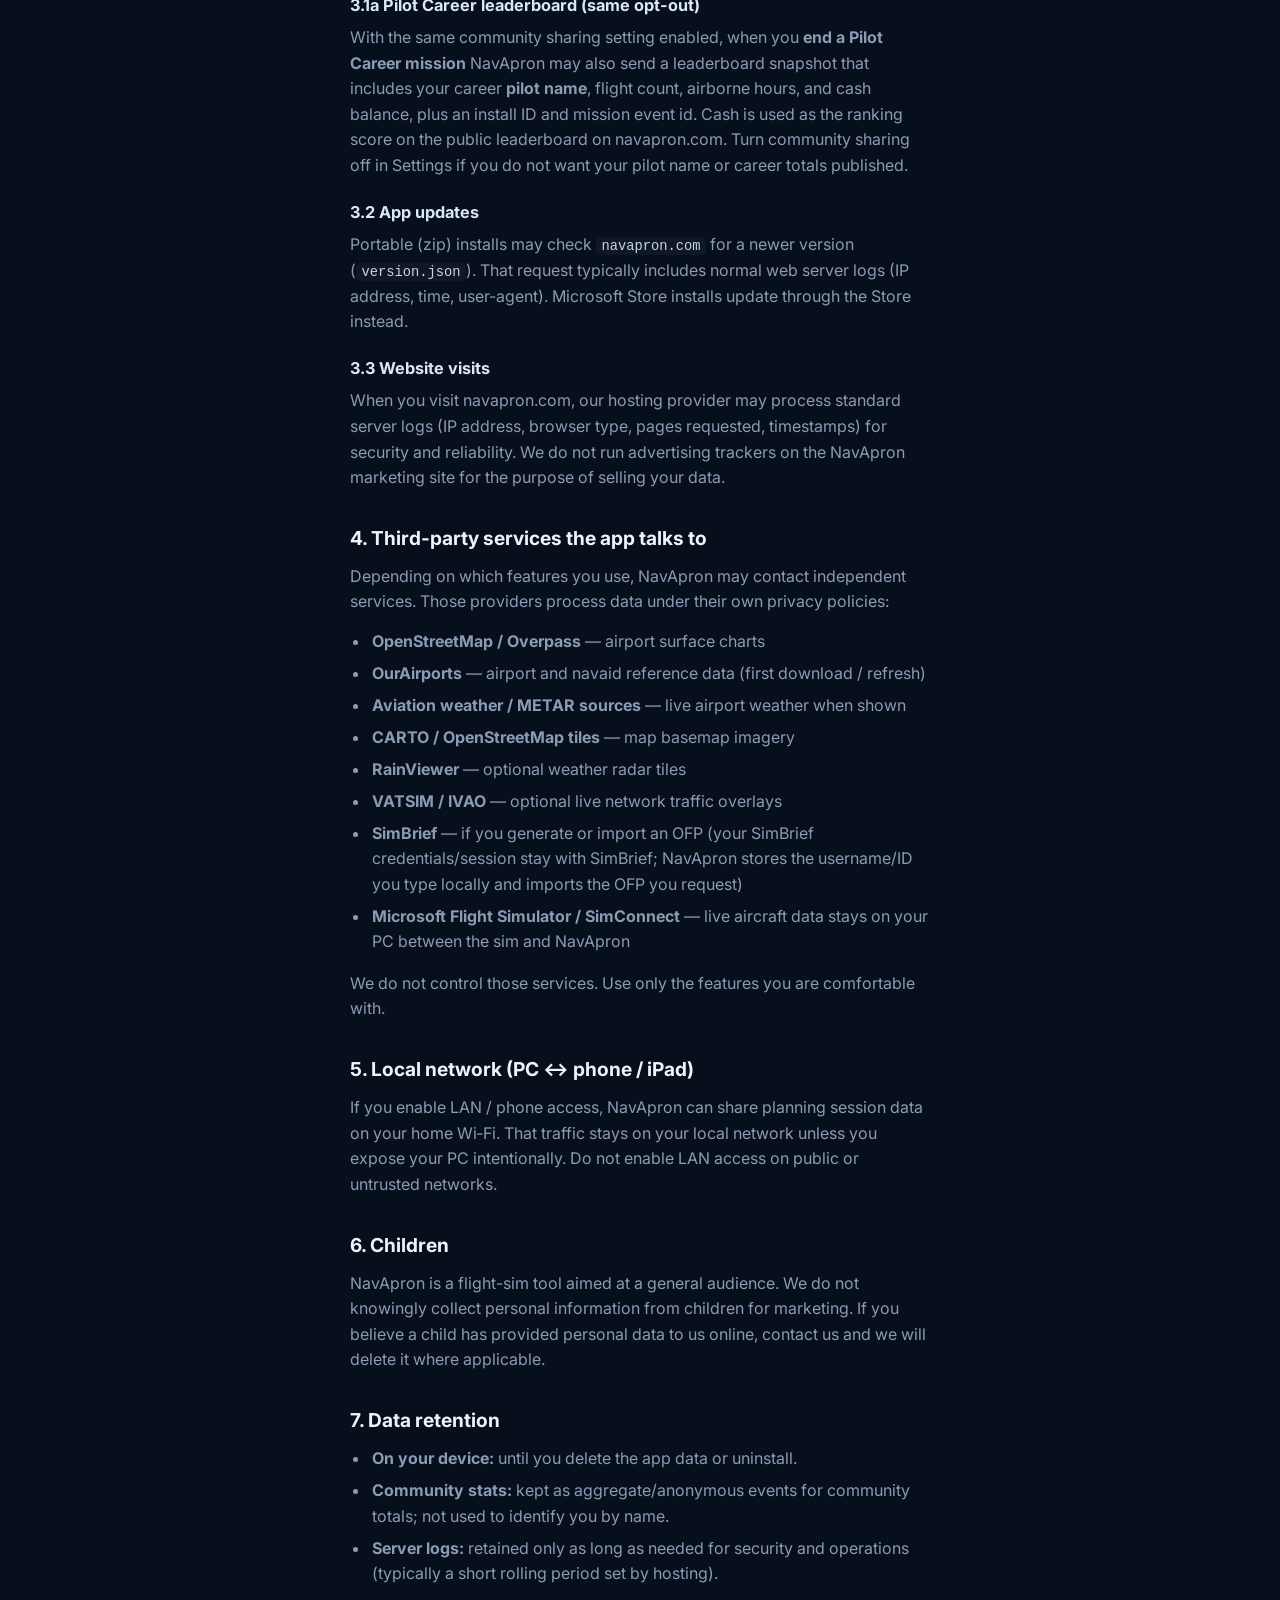
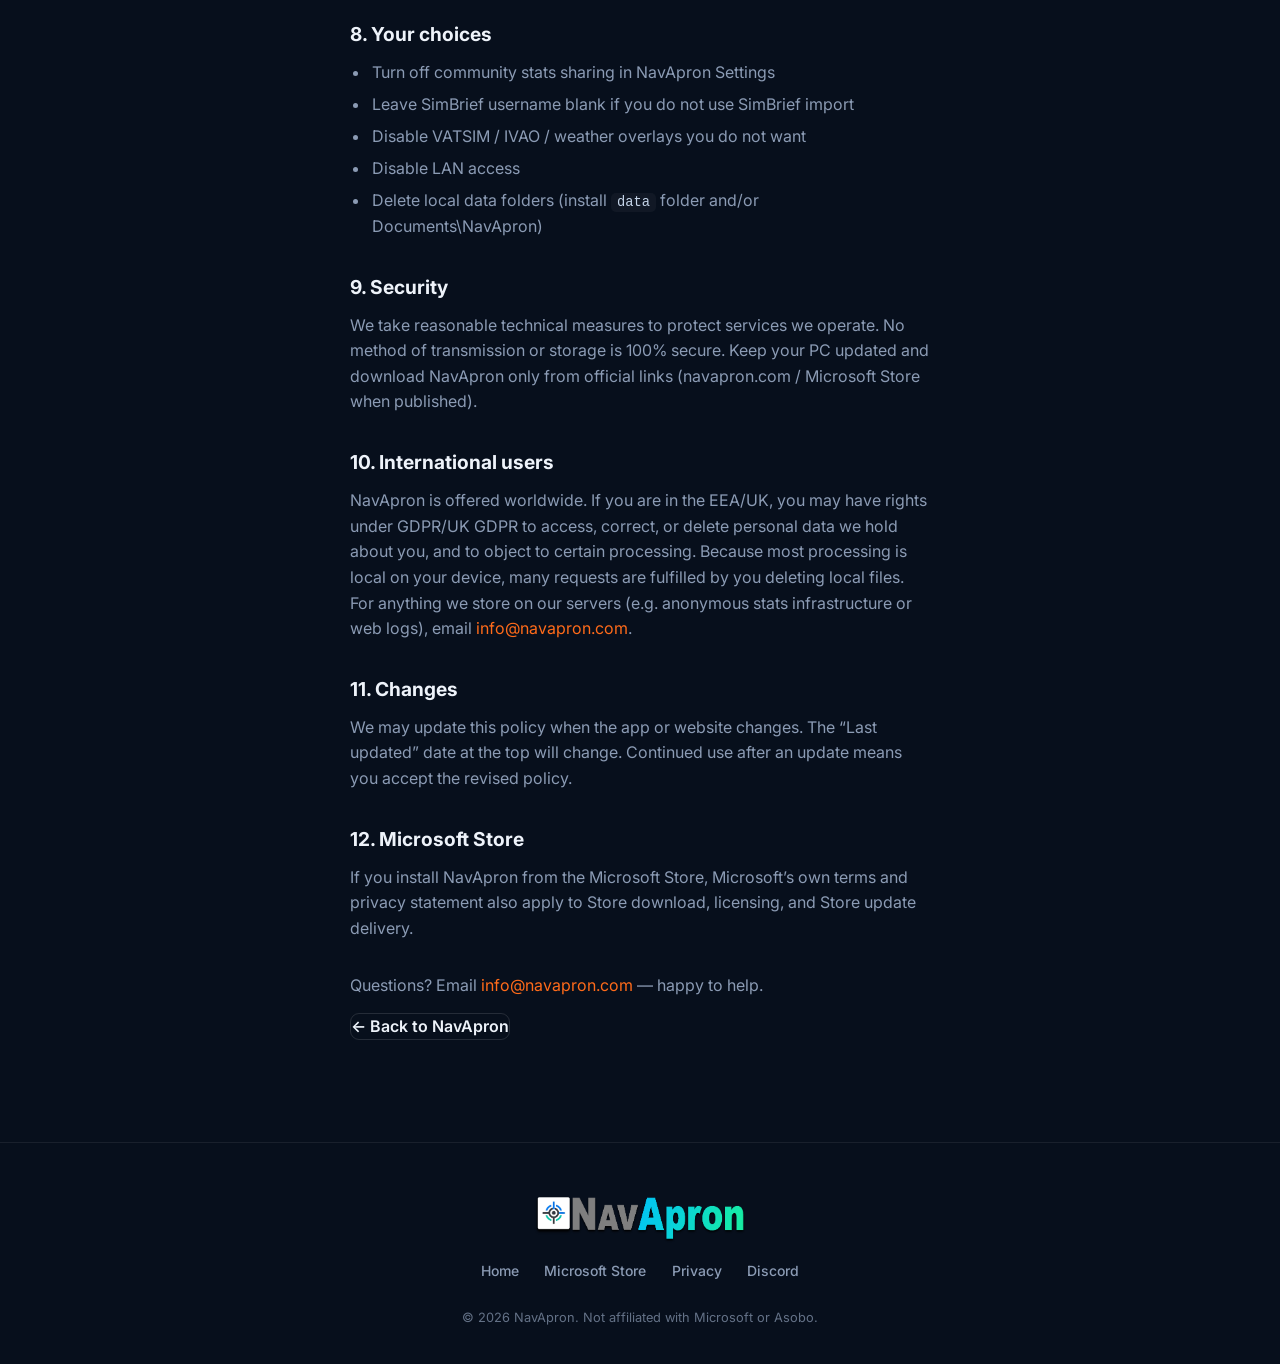
<file: privacy.html>
<!DOCTYPE html>
<html lang="en">
<head>
  <meta charset="UTF-8">
  <meta name="viewport" content="width=device-width, initial-scale=1.0">
  <title>Privacy Policy — NavApron</title>
  <meta name="description" content="Privacy Policy for NavApron, the free Microsoft Flight Simulator companion app.">
  <meta name="theme-color" content="#0a1628">
  <link rel="icon" type="image/png" href="logo.png">
  <link rel="apple-touch-icon" href="logo.png">
  <link rel="preconnect" href="https://fonts.googleapis.com">
  <link rel="preconnect" href="https://fonts.gstatic.com" crossorigin>
  <link href="https://fonts.googleapis.com/css2?family=Inter:wght@400;500;600;700;800&display=swap" rel="stylesheet">
  <link rel="stylesheet" href="styles.css">
</head>
<body>
  <header class="site-header">
    <div class="container header-inner">
      <a href="index.html" class="logo">
        <img src="logo.png" alt="NavApron" class="logo-img">
      </a>
      <nav class="nav" id="mainNav">
        <a href="index.html#features">Features</a>
        <a href="https://apps.microsoft.com/detail/9PMMJX04ZQQD" target="_blank" rel="noopener">Microsoft Store</a>
        <a href="https://discord.gg/t93sg3P4H" target="_blank" rel="noopener">Discord</a>
        <a href="https://apps.microsoft.com/detail/9PMMJX04ZQQD" class="btn btn-sm btn-primary" target="_blank" rel="noopener">Get the app</a>
      </nav>
      <button class="menu-toggle" aria-label="Menu" id="menuToggle">
        <span></span><span></span><span></span>
      </button>
    </div>
  </header>

  <main>
    <section class="section legal-page">
      <div class="container narrow legal-wrap">
        <p class="legal-eyebrow">Legal</p>
        <h1>Privacy Policy</h1>
        <p class="legal-meta">
          <strong>NavApron</strong> · Last updated: 30 August 2026<br>
          Applies to the NavApron desktop app and the website at
          <a href="https://navapron.com">navapron.com</a>.
        </p>

        <div class="legal-callout">
          <strong>Short version:</strong> NavApron is designed to keep your flight data on your PC.
          We do not sell personal data. Optional anonymous community totals can be shared if you leave that setting on.
          Third-party map, weather, and network services receive only what those features need to work.
        </div>

        <h2>1. Who we are</h2>
        <p>
          NavApron is an independent freeware companion for Microsoft Flight Simulator,
          developed by Rob Air (“we”, “us”). It is not affiliated with Microsoft, Asobo,
          or Navigraph/SimBrief.
        </p>
        <p>
          Contact for privacy questions:
          <a href="mailto:info@navapron.com">info@navapron.com</a>.
          You can also reach us on
          <a href="https://discord.gg/t93sg3P4H" target="_blank" rel="noopener">Discord</a>.
        </p>

        <h2>2. What NavApron stores on your device</h2>
        <p>Most information stays local on your computer (or tablet when using LAN sync), including:</p>
        <ul class="legal-list">
          <li>Airport chart caches and recent airports</li>
          <li>Airline profile, logbook, and career stats you create</li>
          <li>Saved flight plans and share-card images (e.g. under Documents\NavApron)</li>
          <li>Preferences (SimBrief username/ID if you enter one, map settings, window size, LAN toggle)</li>
          <li>An anonymous install ID (random UUID) used only for optional community stats</li>
        </ul>
        <p>
          We do not require an account to use NavApron. Local files remain under your control;
          uninstalling or deleting the app’s data folders removes them from that device.
        </p>

        <h2>3. Information we may receive (optional / feature-based)</h2>

        <h3>3.1 Community flight totals (opt-out available)</h3>
        <p>
          If community sharing is enabled in Settings, when you complete a logged flight NavApron may send
          a small <strong>anonymous</strong> event to servers we operate (via navapron.com), such as:
        </p>
        <ul class="legal-list">
          <li>Anonymous install ID (not your name, callsign, or airline)</li>
          <li>Departure / destination ICAO</li>
          <li>Block time, airborne time, distance</li>
          <li>App version and a flight event id</li>
        </ul>
        <p>
          This is used only for aggregate community counters shown in the app and on navapron.com.
          You can turn sharing off in NavApron Settings at any time. No email address is collected for this feature.
        </p>

        <h3>3.1a Pilot Career leaderboard (same opt-out)</h3>
        <p>
          With the same community sharing setting enabled, when you <strong>end a Pilot Career mission</strong>
          NavApron may also send a leaderboard snapshot that includes your career
          <strong>pilot name</strong>, flight count, airborne hours, and cash balance, plus an install ID and
          mission event id. Cash is used as the ranking score on the public leaderboard on navapron.com.
          Turn community sharing off in Settings if you do not want your pilot name or career totals published.
        </p>

        <h3>3.2 App updates</h3>
        <p>
          Portable (zip) installs may check <code>navapron.com</code> for a newer version
          (<code>version.json</code>). That request typically includes normal web server logs
          (IP address, time, user-agent). Microsoft Store installs update through the Store instead.
        </p>

        <h3>3.3 Website visits</h3>
        <p>
          When you visit navapron.com, our hosting provider may process standard server logs
          (IP address, browser type, pages requested, timestamps) for security and reliability.
          We do not run advertising trackers on the NavApron marketing site for the purpose of selling your data.
        </p>

        <h2>4. Third-party services the app talks to</h2>
        <p>
          Depending on which features you use, NavApron may contact independent services.
          Those providers process data under their own privacy policies:
        </p>
        <ul class="legal-list">
          <li><strong>OpenStreetMap / Overpass</strong> — airport surface charts</li>
          <li><strong>OurAirports</strong> — airport and navaid reference data (first download / refresh)</li>
          <li><strong>Aviation weather / METAR sources</strong> — live airport weather when shown</li>
          <li><strong>CARTO / OpenStreetMap tiles</strong> — map basemap imagery</li>
          <li><strong>RainViewer</strong> — optional weather radar tiles</li>
          <li><strong>VATSIM / IVAO</strong> — optional live network traffic overlays</li>
          <li><strong>SimBrief</strong> — if you generate or import an OFP (your SimBrief credentials/session stay with SimBrief; NavApron stores the username/ID you type locally and imports the OFP you request)</li>
          <li><strong>Microsoft Flight Simulator / SimConnect</strong> — live aircraft data stays on your PC between the sim and NavApron</li>
        </ul>
        <p>
          We do not control those services. Use only the features you are comfortable with.
        </p>

        <h2>5. Local network (PC ↔ phone / iPad)</h2>
        <p>
          If you enable LAN / phone access, NavApron can share planning session data on your home Wi‑Fi.
          That traffic stays on your local network unless you expose your PC intentionally.
          Do not enable LAN access on public or untrusted networks.
        </p>

        <h2>6. Children</h2>
        <p>
          NavApron is a flight-sim tool aimed at a general audience. We do not knowingly collect
          personal information from children for marketing. If you believe a child has provided
          personal data to us online, contact us and we will delete it where applicable.
        </p>

        <h2>7. Data retention</h2>
        <ul class="legal-list">
          <li><strong>On your device:</strong> until you delete the app data or uninstall.</li>
          <li><strong>Community stats:</strong> kept as aggregate/anonymous events for community totals; not used to identify you by name.</li>
          <li><strong>Server logs:</strong> retained only as long as needed for security and operations (typically a short rolling period set by hosting).</li>
        </ul>

        <h2>8. Your choices</h2>
        <ul class="legal-list">
          <li>Turn off community stats sharing in NavApron Settings</li>
          <li>Leave SimBrief username blank if you do not use SimBrief import</li>
          <li>Disable VATSIM / IVAO / weather overlays you do not want</li>
          <li>Disable LAN access</li>
          <li>Delete local data folders (install <code>data</code> folder and/or Documents\NavApron)</li>
        </ul>

        <h2>9. Security</h2>
        <p>
          We take reasonable technical measures to protect services we operate.
          No method of transmission or storage is 100% secure. Keep your PC updated and
          download NavApron only from official links (navapron.com / Microsoft Store when published).
        </p>

        <h2>10. International users</h2>
        <p>
          NavApron is offered worldwide. If you are in the EEA/UK, you may have rights under GDPR/UK GDPR
          to access, correct, or delete personal data we hold about you, and to object to certain processing.
          Because most processing is local on your device, many requests are fulfilled by you deleting local files.
          For anything we store on our servers (e.g. anonymous stats infrastructure or web logs), email
          <a href="mailto:info@navapron.com">info@navapron.com</a>.
        </p>

        <h2>11. Changes</h2>
        <p>
          We may update this policy when the app or website changes. The “Last updated” date at the top will change.
          Continued use after an update means you accept the revised policy.
        </p>

        <h2>12. Microsoft Store</h2>
        <p>
          If you install NavApron from the Microsoft Store, Microsoft’s own terms and privacy statement also apply
          to Store download, licensing, and Store update delivery.
        </p>

        <p class="legal-end">
          Questions? Email
          <a href="mailto:info@navapron.com">info@navapron.com</a>
          — happy to help.
        </p>

        <p><a href="index.html" class="btn btn-ghost">← Back to NavApron</a></p>
      </div>
    </section>
  </main>

  <footer class="site-footer">
    <div class="container footer-inner">
      <div class="footer-brand">
        <img src="logo.png" alt="NavApron" class="footer-logo-img">
      </div>
      <div class="footer-links">
        <a href="index.html">Home</a>
        <a href="https://apps.microsoft.com/detail/9PMMJX04ZQQD" target="_blank" rel="noopener">Microsoft Store</a>
        <a href="privacy.html">Privacy</a>
        <a href="https://discord.gg/t93sg3P4H" target="_blank" rel="noopener">Discord</a>
      </div>
      <p class="footer-copy">© 2026 NavApron. Not affiliated with Microsoft or Asobo.</p>
    </div>
  </footer>

  <script src="script.js"></script>
</body>
</html>
</file>
<file: styles.css>
/* ===== Base & Variables ===== */
:root {
  --bg: #070f1c;
  --bg-alt: #0c1829;
  --bg-card: #111f33;
  --bg-card-hover: #15263d;
  --border: rgba(255, 255, 255, 0.07);
  --border-hover: rgba(255, 107, 26, 0.4);
  --text: #eef3fa;
  --text-muted: #8b9bb4;
  --accent: #ff6b1a;
  --accent-hover: #ff8533;
  --accent-soft: rgba(255, 107, 26, 0.14);
  --cyan: #3dd6c3;
  --cyan-soft: rgba(61, 214, 195, 0.12);
  --radius: 14px;
  --radius-sm: 9px;
  --shadow: 0 12px 40px rgba(0, 0, 0, 0.4);
  --font: "Inter", system-ui, -apple-system, sans-serif;
  --mono: "JetBrains Mono", ui-monospace, monospace;
  --max: 1140px;
  --header-h: 68px;
}

*,
*::before,
*::after {
  box-sizing: border-box;
  margin: 0;
  padding: 0;
}

html {
  scroll-behavior: smooth;
  scroll-padding-top: var(--header-h);
}

body {
  font-family: var(--font);
  background: var(--bg);
  color: var(--text);
  line-height: 1.6;
  -webkit-font-smoothing: antialiased;
}

img {
  max-width: 100%;
  display: block;
}

a {
  color: var(--accent);
  text-decoration: none;
  transition: color 0.15s ease;
}

a:hover {
  color: var(--accent-hover);
}

ul {
  list-style: none;
}

.container {
  width: min(100% - 2rem, var(--max));
  margin-inline: auto;
}

.container.narrow {
  width: min(100% - 2rem, 580px);
}

/* ===== Header ===== */
.site-header {
  position: sticky;
  top: 0;
  z-index: 100;
  height: var(--header-h);
  background: rgba(7, 15, 28, 0.82);
  backdrop-filter: blur(16px);
  -webkit-backdrop-filter: blur(16px);
  border-bottom: 1px solid var(--border);
}

.header-inner {
  display: flex;
  align-items: center;
  justify-content: space-between;
  height: 100%;
}

.logo {
  display: flex;
  align-items: center;
  text-decoration: none;
}

.logo:hover {
  opacity: 0.9;
}

.logo-img {
  height: 36px;
  width: auto;
  display: block;
  max-width: 200px;
  object-fit: contain;
}

.nav {
  display: flex;
  align-items: center;
  gap: 1.85rem;
}

.nav a {
  color: var(--text-muted);
  font-size: 0.9rem;
  font-weight: 500;
  transition: color 0.15s ease;
}

.nav a:hover {
  color: var(--text);
}

.menu-toggle {
  display: none;
  flex-direction: column;
  gap: 5px;
  background: none;
  border: none;
  cursor: pointer;
  padding: 4px;
}

.menu-toggle span {
  display: block;
  width: 22px;
  height: 2px;
  background: var(--text);
  border-radius: 1px;
  transition: transform 0.2s ease, opacity 0.2s ease;
}

/* ===== Buttons ===== */
.btn {
  display: inline-flex;
  align-items: center;
  justify-content: center;
  gap: 0.5rem;
  font-family: inherit;
  font-weight: 600;
  border-radius: var(--radius-sm);
  border: none;
  cursor: pointer;
  transition: background 0.15s ease, transform 0.1s ease, box-shadow 0.2s ease;
  text-decoration: none;
}

.btn:active {
  transform: scale(0.98);
}

.btn-sm {
  padding: 0.48rem 1.05rem;
  font-size: 0.85rem;
}

.btn-lg {
  padding: 0.9rem 1.6rem;
  font-size: 1rem;
}

.btn-xl {
  padding: 1.05rem 2.1rem;
  font-size: 1.1rem;
}

.btn-primary {
  background: var(--accent);
  color: #fff;
  box-shadow: 0 4px 18px rgba(255, 107, 26, 0.25);
}

.btn-primary:hover {
  background: var(--accent-hover);
  color: #fff;
  box-shadow: 0 6px 28px rgba(255, 107, 26, 0.4);
}

.btn-ghost {
  background: transparent;
  color: var(--text);
  border: 1px solid rgba(255, 255, 255, 0.12);
}

.btn-ghost:hover {
  background: rgba(255, 255, 255, 0.05);
  color: var(--text);
  border-color: rgba(255, 255, 255, 0.2);
}

/* ===== Hero ===== */
.hero {
  position: relative;
  padding: 6.5rem 0 7rem;
  overflow: hidden;
}

.hero-bg {
  position: absolute;
  inset: 0;
  background:
    radial-gradient(ellipse 90% 55% at 50% -15%, rgba(255, 107, 26, 0.16), transparent 60%),
    radial-gradient(ellipse 50% 40% at 85% 70%, rgba(61, 214, 195, 0.07), transparent),
    radial-gradient(ellipse 40% 30% at 10% 80%, rgba(255, 107, 26, 0.05), transparent),
    linear-gradient(180deg, var(--bg) 0%, var(--bg-alt) 100%);
  pointer-events: none;
}

.hero-bg::after {
  content: "";
  position: absolute;
  inset: 0;
  background-image:
    linear-gradient(rgba(255, 255, 255, 0.025) 1px, transparent 1px),
    linear-gradient(90deg, rgba(255, 255, 255, 0.025) 1px, transparent 1px);
  background-size: 56px 56px;
  mask-image: radial-gradient(ellipse 75% 65% at 50% 35%, black, transparent);
  opacity: 0.7;
}

.hero-content {
  position: relative;
  text-align: center;
  max-width: 780px;
  margin-inline: auto;
}

.hero-badge {
  display: inline-block;
  padding: 0.4rem 1rem;
  background: var(--accent-soft);
  color: var(--accent);
  font-size: 0.8rem;
  font-weight: 600;
  border-radius: 999px;
  margin-bottom: 1.6rem;
  letter-spacing: 0.03em;
  border: 1px solid rgba(255, 107, 26, 0.2);
}

.hero h1 {
  font-size: clamp(2.4rem, 5.5vw, 3.6rem);
  font-weight: 800;
  line-height: 1.12;
  letter-spacing: -0.035em;
  margin-bottom: 1.35rem;
}

.hero-accent {
  background: linear-gradient(135deg, var(--accent) 0%, #ff9a4d 50%, var(--cyan) 100%);
  -webkit-background-clip: text;
  background-clip: text;
  -webkit-text-fill-color: transparent;
}

.hero-lead {
  font-size: 1.2rem;
  color: var(--text-muted);
  max-width: 560px;
  margin-inline: auto;
  margin-bottom: 2.25rem;
  line-height: 1.65;
}

.hero-actions {
  display: flex;
  flex-wrap: wrap;
  gap: 0.85rem;
  justify-content: center;
  margin-bottom: 1.75rem;
}

.hero-stats {
  display: flex;
  flex-wrap: wrap;
  justify-content: center;
  gap: 0.5rem 0.85rem;
  font-size: 0.875rem;
  color: var(--text-muted);
  font-weight: 500;
}

.hero-stats .dot {
  opacity: 0.4;
}

/* ===== Community stats — boarding pass ===== */
.community-stats {
  padding: 2.5rem 0 2.75rem;
  background: var(--bg-alt);
  border-top: 1px solid var(--border);
  border-bottom: 1px solid var(--border);
}

/* ===== Pilot Career leaderboard ===== */
.career-leaderboard {
  padding: 3rem 0 3.25rem;
  background: var(--bg);
  border-bottom: 1px solid var(--border);
}

.career-leaderboard .section-header {
  margin-bottom: 1.5rem;
}

.lb-card {
  max-width: 720px;
  margin-inline: auto;
  background: linear-gradient(160deg, #15263d 0%, #0f1c30 100%);
  border: 1px solid rgba(255, 107, 26, 0.28);
  border-radius: var(--radius);
  box-shadow: var(--shadow);
  overflow: hidden;
}

.lb-card-head {
  display: flex;
  align-items: center;
  justify-content: space-between;
  gap: 1rem;
  padding: 0.85rem 1.15rem;
  border-bottom: 1px solid var(--border);
  background: rgba(255, 107, 26, 0.08);
}

.lb-kicker {
  font-family: var(--mono);
  font-size: 0.68rem;
  font-weight: 600;
  letter-spacing: 0.12em;
  color: var(--accent);
}

.lb-status {
  font-size: 0.78rem;
  color: var(--text-muted);
}

.lb-table-wrap {
  overflow-x: auto;
}

.lb-table {
  width: 100%;
  border-collapse: collapse;
  font-size: 0.92rem;
}

.lb-table th,
.lb-table td {
  padding: 0.7rem 1rem;
  text-align: left;
  border-bottom: 1px solid rgba(255, 255, 255, 0.06);
}

.lb-table th {
  font-size: 0.68rem;
  font-weight: 600;
  letter-spacing: 0.08em;
  text-transform: uppercase;
  color: var(--text-muted);
  background: rgba(0, 0, 0, 0.18);
}

.lb-table tbody tr:last-child td {
  border-bottom: none;
}

.lb-table tbody tr:hover td {
  background: rgba(255, 255, 255, 0.03);
}

.lb-table tr.lb-top td {
  background: rgba(255, 107, 26, 0.1);
}

.lb-rank {
  font-family: var(--mono);
  color: var(--text-muted);
  width: 2.5rem;
}

.lb-top .lb-rank {
  color: var(--accent);
  font-weight: 700;
}

.lb-name {
  font-weight: 600;
  color: var(--text);
}

.lb-num {
  font-family: var(--mono);
  color: var(--text-muted);
}

.lb-cash {
  font-family: var(--mono);
  font-weight: 700;
  color: var(--cyan);
  text-align: right;
}

.lb-table th:last-child,
.lb-table td.lb-cash {
  text-align: right;
}

.lb-empty td {
  text-align: center;
  color: var(--text-muted);
  padding: 1.5rem 1rem;
  font-size: 0.88rem;
  line-height: 1.45;
}

@media (max-width: 640px) {
  .lb-table th,
  .lb-table td {
    padding: 0.6rem 0.7rem;
    font-size: 0.84rem;
  }
}

.boarding-pass {
  display: flex;
  max-width: 640px;
  margin-inline: auto;
  background: linear-gradient(145deg, #15263d 0%, #0f1c30 100%);
  border: 1px solid rgba(61, 214, 195, 0.25);
  border-radius: 14px;
  overflow: hidden;
  box-shadow:
    0 12px 40px rgba(0, 0, 0, 0.35),
    0 0 0 1px rgba(255, 255, 255, 0.03) inset;
  opacity: 0.85;
  transition: opacity 0.4s ease;
}

.boarding-pass.bp-loaded {
  opacity: 1;
}

.bp-stub {
  width: 108px;
  flex-shrink: 0;
  background: linear-gradient(180deg, rgba(61, 214, 195, 0.18), rgba(255, 107, 26, 0.12));
  border-right: 1px dashed rgba(255, 255, 255, 0.15);
  display: flex;
  flex-direction: column;
  align-items: center;
  justify-content: space-between;
  padding: 1.1rem 0.65rem;
  text-align: center;
}

.bp-stub-airline {
  font-family: var(--mono);
  font-size: 0.65rem;
  font-weight: 600;
  letter-spacing: 0.12em;
  color: var(--cyan);
}

.bp-stub-label {
  writing-mode: vertical-rl;
  transform: rotate(180deg);
  font-size: 0.7rem;
  font-weight: 600;
  letter-spacing: 0.2em;
  color: var(--text-muted);
  text-transform: uppercase;
}

.bp-stub-barcode {
  width: 48px;
  height: 36px;
  background:
    repeating-linear-gradient(
      90deg,
      var(--text) 0 2px,
      transparent 2px 4px,
      var(--text) 4px 5px,
      transparent 5px 8px,
      var(--text) 8px 11px,
      transparent 11px 13px
    );
  opacity: 0.35;
  border-radius: 2px;
}

.bp-stub-seat {
  font-size: 0.6rem;
  color: var(--text-muted);
  line-height: 1.3;
  letter-spacing: 0.06em;
}

.bp-stub-seat span {
  display: block;
  font-family: var(--mono);
  font-size: 0.95rem;
  font-weight: 600;
  color: var(--accent);
  letter-spacing: 0.08em;
  margin-top: 0.15rem;
}

.bp-perforation {
  width: 0;
  position: relative;
  flex-shrink: 0;
}

.bp-perforation::before,
.bp-perforation::after {
  content: "";
  position: absolute;
  left: -7px;
  width: 14px;
  height: 14px;
  background: var(--bg-alt);
  border-radius: 50%;
}

.bp-perforation::before {
  top: -7px;
}

.bp-perforation::after {
  bottom: -7px;
}

.bp-main {
  flex: 1;
  padding: 1.15rem 1.35rem 1rem;
  min-width: 0;
}

.bp-header {
  display: flex;
  justify-content: space-between;
  align-items: center;
  margin-bottom: 0.9rem;
}

.bp-boarding {
  font-size: 0.65rem;
  font-weight: 700;
  letter-spacing: 0.16em;
  color: var(--accent);
  text-transform: uppercase;
}

.bp-flight-no {
  font-family: var(--mono);
  font-size: 0.7rem;
  color: var(--text-muted);
  letter-spacing: 0.04em;
}

.bp-route {
  display: flex;
  align-items: center;
  justify-content: space-between;
  gap: 0.75rem;
  margin-bottom: 1.1rem;
  padding-bottom: 0.9rem;
  border-bottom: 1px solid var(--border);
}

.bp-city {
  display: flex;
  flex-direction: column;
}

.bp-city-right {
  text-align: right;
}

.bp-code {
  font-family: var(--mono);
  font-size: 1.55rem;
  font-weight: 600;
  letter-spacing: 0.04em;
  color: var(--text);
  line-height: 1.1;
}

.bp-name {
  font-size: 0.7rem;
  color: var(--text-muted);
  text-transform: uppercase;
  letter-spacing: 0.08em;
  margin-top: 0.15rem;
}

.bp-plane {
  color: var(--cyan);
  font-size: 1.1rem;
  opacity: 0.85;
}

.bp-fields {
  display: grid;
  grid-template-columns: repeat(5, minmax(0, 1fr));
  gap: 0.55rem;
  margin-bottom: 0.85rem;
}

@media (max-width: 640px) {
  .bp-fields {
    grid-template-columns: repeat(3, minmax(0, 1fr));
  }
}

.bp-field {
  display: flex;
  flex-direction: column;
  gap: 0.2rem;
}

.bp-field-label {
  font-size: 0.6rem;
  font-weight: 600;
  letter-spacing: 0.1em;
  text-transform: uppercase;
  color: var(--text-muted);
}

.bp-field-value {
  font-family: var(--mono);
  font-size: 1.1rem;
  font-weight: 600;
  color: var(--cyan);
  letter-spacing: -0.01em;
}

.bp-footer {
  display: flex;
  justify-content: space-between;
  align-items: center;
  font-size: 0.7rem;
  color: var(--text-muted);
  opacity: 0.85;
}

.bp-status {
  font-family: var(--mono);
  font-size: 0.65rem;
  font-weight: 600;
  letter-spacing: 0.1em;
  color: var(--accent);
}

.bp-status:empty {
  display: none;
}

@media (max-width: 560px) {
  .boarding-pass {
    flex-direction: column;
  }

  .bp-stub {
    width: 100%;
    flex-direction: row;
    padding: 0.75rem 1rem;
    border-right: none;
    border-bottom: 1px dashed rgba(255, 255, 255, 0.15);
  }

  .bp-stub-label {
    writing-mode: horizontal-tb;
    transform: none;
  }

  .bp-stub-barcode {
    display: none;
  }

  .bp-perforation {
    display: none;
  }

  .bp-code {
    font-size: 1.3rem;
  }

  .bp-fields {
    grid-template-columns: repeat(2, 1fr);
  }

  .bp-field-value {
    font-size: 1.05rem;
  }
}

/* ===== Sections ===== */
.section {
  padding: 5.5rem 0;
}

.section-alt {
  background: var(--bg-alt);
}

.section-header {
  text-align: center;
  max-width: 580px;
  margin-inline: auto;
  margin-bottom: 3.25rem;
}

.section-header h2 {
  font-size: clamp(1.85rem, 3.2vw, 2.4rem);
  font-weight: 750;
  letter-spacing: -0.025em;
  margin-bottom: 0.8rem;
}

.section-header p {
  color: var(--text-muted);
  font-size: 1.08rem;
}

/* ===== Feature groups ===== */
.feature-group {
  margin-bottom: 3.25rem;
}

.feature-group:last-child {
  margin-bottom: 0;
}

.feature-group-header {
  display: flex;
  align-items: center;
  gap: 0.75rem;
  margin-bottom: 1.25rem;
  padding-bottom: 0.75rem;
  border-bottom: 1px solid var(--border);
}

.feature-group-icon {
  font-size: 1.4rem;
  line-height: 1;
}

.feature-group-header h3 {
  font-size: 1.2rem;
  font-weight: 650;
  letter-spacing: -0.01em;
}

.features-grid {
  display: grid;
  grid-template-columns: repeat(auto-fit, minmax(250px, 1fr));
  gap: 1rem;
}

.feature-card {
  background: var(--bg-card);
  border: 1px solid var(--border);
  border-radius: var(--radius);
  padding: 1.35rem 1.4rem;
  transition: border-color 0.2s ease, transform 0.2s ease, background 0.2s ease, box-shadow 0.2s ease;
}

.feature-card:hover {
  border-color: var(--border-hover);
  background: var(--bg-card-hover);
  transform: translateY(-3px);
  box-shadow: 0 10px 28px rgba(0, 0, 0, 0.25);
}

.feature-card h4 {
  font-size: 1.02rem;
  font-weight: 600;
  margin-bottom: 0.4rem;
  color: var(--text);
}

.feature-card p {
  font-size: 0.9rem;
  color: var(--text-muted);
  line-height: 1.55;
}

/* ===== Steps ===== */
.steps {
  display: grid;
  grid-template-columns: repeat(3, 1fr);
  gap: 2rem;
}

.step {
  position: relative;
  padding: 1.5rem;
  background: var(--bg-card);
  border: 1px solid var(--border);
  border-radius: var(--radius);
  transition: border-color 0.2s ease;
}

.step:hover {
  border-color: rgba(255, 107, 26, 0.3);
}

.step-number {
  font-family: var(--mono);
  font-size: 0.95rem;
  font-weight: 500;
  color: var(--accent);
  margin-bottom: 0.85rem;
  letter-spacing: 0.02em;
}

.step h3 {
  font-size: 1.15rem;
  margin-bottom: 0.5rem;
}

.step p {
  color: var(--text-muted);
  font-size: 0.95rem;
  line-height: 1.55;
}

/* ===== Screenshots ===== */
.screenshot-week {
  position: relative;
  background: var(--bg-card);
  border: 1px solid var(--border);
  border-radius: var(--radius);
  overflow: hidden;
  margin: 0 0 2rem;
  box-shadow: 0 20px 50px rgba(0, 0, 0, 0.35);
}

.screenshot-week-badge {
  position: absolute;
  top: 1rem;
  left: 1rem;
  z-index: 1;
  padding: 0.4rem 0.85rem;
  border-radius: 999px;
  background: rgba(10, 22, 40, 0.88);
  border: 1px solid rgba(125, 211, 252, 0.45);
  color: #bae6fd;
  font-size: 0.72rem;
  font-weight: 700;
  letter-spacing: 0.06em;
  text-transform: uppercase;
}

.screenshot-week img {
  width: 100%;
  height: auto;
  display: block;
  aspect-ratio: 16 / 9;
  object-fit: cover;
  object-position: top center;
  background: #0a0f1a;
}

.screenshot-week figcaption {
  padding: 1rem 1.25rem;
  font-size: 0.95rem;
  color: var(--text-muted);
  border-top: 1px solid var(--border);
  line-height: 1.45;
}

.screenshot-week figcaption code {
  font-family: "JetBrains Mono", ui-monospace, monospace;
  font-size: 0.82em;
  color: #7dd3fc;
}

.screenshots-grid {
  display: grid;
  grid-template-columns: repeat(2, 1fr);
  gap: 1.5rem;
}

.screenshot-card {
  background: var(--bg-card);
  border: 1px solid var(--border);
  border-radius: var(--radius);
  overflow: hidden;
  margin: 0;
  transition: border-color 0.2s ease, transform 0.25s ease, box-shadow 0.25s ease;
}

.screenshot-card:hover {
  border-color: var(--border-hover);
  transform: translateY(-4px);
  box-shadow: 0 16px 40px rgba(0, 0, 0, 0.35);
}

.screenshot-card img {
  width: 100%;
  height: auto;
  display: block;
  aspect-ratio: 16 / 10;
  object-fit: cover;
  object-position: top left;
  background: #0a0f1a;
}

.screenshot-card figcaption {
  padding: 0.9rem 1.1rem;
  font-size: 0.875rem;
  color: var(--text-muted);
  border-top: 1px solid var(--border);
}

@media (max-width: 700px) {
  .screenshots-grid {
    grid-template-columns: 1fr;
  }
}

/* ===== Streamer / share showcase ===== */
.streamer-showcase {
  margin-top: 3.5rem;
  padding-top: 2.5rem;
  border-top: 1px solid var(--border);
}

.section-header-left {
  text-align: left;
  margin-bottom: 1.75rem;
}

.section-header-left h3 {
  font-size: 1.45rem;
  margin-bottom: 0.4rem;
}

.section-header-left p {
  color: var(--text-muted);
  max-width: 36rem;
}

.streamer-showcase-grid {
  display: grid;
  grid-template-columns: 1.2fr 0.8fr;
  gap: 1.5rem;
  align-items: start;
}

.streamer-panel {
  background: var(--bg-card);
  border: 1px solid var(--border);
  border-radius: var(--radius);
  padding: 1.15rem 1.2rem 1.25rem;
}

.streamer-panel-label {
  font-size: 0.72rem;
  font-weight: 700;
  letter-spacing: 0.08em;
  text-transform: uppercase;
  color: var(--cyan);
  margin-bottom: 0.85rem;
}

.streamer-panel-cap {
  margin-top: 0.95rem;
  font-size: 0.9rem;
  color: var(--text-muted);
  line-height: 1.55;
}

.obs-mock {
  background: linear-gradient(180deg, #1a2740 0%, #0b1220 100%);
  border-radius: 12px;
  padding: 2.2rem 0.75rem 0.85rem;
  border: 1px solid rgba(255, 255, 255, 0.06);
  min-height: 140px;
  display: flex;
  align-items: flex-end;
}

.obs-mock-bar {
  width: 100%;
  display: flex;
  flex-wrap: wrap;
  align-items: center;
  gap: 0.55rem 0.85rem;
  padding: 0.7rem 0.9rem;
  border-radius: 10px;
  background: rgba(8, 12, 22, 0.88);
  border: 1px solid rgba(148, 163, 184, 0.28);
  box-shadow: 0 8px 24px rgba(0, 0, 0, 0.35);
}

.obs-mock-brand {
  font-size: 0.68rem;
  font-weight: 800;
  letter-spacing: 0.06em;
  text-transform: uppercase;
  color: #7dd3fc;
}

.obs-mock-route {
  font-size: 0.95rem;
  font-weight: 800;
  color: #f8fafc;
  white-space: nowrap;
}

.obs-mock-cell {
  display: flex;
  flex-direction: column;
  gap: 0.05rem;
  font-size: 0.82rem;
  font-weight: 700;
  font-variant-numeric: tabular-nums;
  color: #e2e8f0;
}

.obs-mock-cell em {
  font-style: normal;
  font-size: 0.58rem;
  font-weight: 700;
  letter-spacing: 0.06em;
  color: #94a3b8;
}

.share-mock {
  display: flex;
  justify-content: center;
}

.share-mock-card {
  width: min(100%, 280px);
  background: linear-gradient(160deg, #0b1220 0%, #111c33 45%, #0a1628 100%);
  border: 1px solid rgba(148, 163, 184, 0.28);
  border-radius: 16px;
  padding: 1.1rem 1.15rem 1rem;
  box-shadow: 0 12px 32px rgba(0, 0, 0, 0.4);
}

.share-mock-top {
  display: flex;
  align-items: center;
  gap: 0.65rem;
  margin-bottom: 0.85rem;
}

.share-mock-logo {
  width: 40px;
  height: 40px;
  border-radius: 10px;
  object-fit: contain;
  background: #fff;
  padding: 3px;
}

.share-mock-brand {
  font-size: 0.72rem;
  font-weight: 800;
  letter-spacing: 0.06em;
  color: #7dd3fc;
}

.share-mock-airline {
  font-size: 0.72rem;
  color: #94a3b8;
  font-weight: 600;
}

.share-mock-fn {
  display: inline-block;
  padding: 0.25rem 0.65rem;
  border-radius: 8px;
  background: linear-gradient(90deg, #2563eb, #0d9488);
  font-size: 0.75rem;
  font-weight: 800;
  margin-bottom: 0.55rem;
}

.share-mock-route {
  font-size: 1.55rem;
  font-weight: 800;
  letter-spacing: -0.02em;
  margin-bottom: 0.2rem;
}

.share-mock-route span {
  color: #38bdf8;
  margin: 0 0.2rem;
}

.share-mock-date {
  font-size: 0.75rem;
  color: #94a3b8;
  margin-bottom: 0.85rem;
}

.share-mock-stats {
  display: grid;
  grid-template-columns: 1fr 1fr;
  gap: 0.4rem;
  margin-bottom: 0.85rem;
}

.share-mock-stats div {
  background: rgba(15, 23, 42, 0.72);
  border: 1px solid rgba(148, 163, 184, 0.18);
  border-radius: 9px;
  padding: 0.45rem 0.5rem;
}

.share-mock-stats em {
  display: block;
  font-style: normal;
  font-size: 0.55rem;
  font-weight: 700;
  letter-spacing: 0.05em;
  text-transform: uppercase;
  color: #64748b;
  margin-bottom: 0.15rem;
}

.share-mock-stats strong {
  font-size: 0.82rem;
  font-weight: 800;
  color: #f1f5f9;
}

.share-mock-foot {
  font-size: 0.68rem;
  color: #64748b;
  font-weight: 600;
}

@media (max-width: 900px) {
  .streamer-showcase-grid {
    grid-template-columns: 1fr;
  }
}

/* ===== Privacy / legal pages ===== */
.legal-page {
  padding-top: calc(var(--header-h) + 2.5rem);
}

.legal-wrap h1 {
  font-size: clamp(1.8rem, 4vw, 2.4rem);
  letter-spacing: -0.03em;
  margin-bottom: 0.75rem;
}

.legal-eyebrow {
  font-size: 0.72rem;
  font-weight: 700;
  letter-spacing: 0.08em;
  text-transform: uppercase;
  color: var(--cyan);
  margin-bottom: 0.5rem;
}

.legal-meta {
  color: var(--text-muted);
  font-size: 0.95rem;
  margin-bottom: 1.75rem;
  line-height: 1.55;
}

.legal-callout {
  background: var(--bg-card);
  border: 1px solid var(--border);
  border-radius: var(--radius);
  padding: 1rem 1.15rem;
  margin-bottom: 2rem;
  color: var(--text-muted);
  line-height: 1.55;
}

.legal-callout strong {
  color: var(--text);
}

.legal-wrap h2 {
  font-size: 1.2rem;
  margin: 2rem 0 0.65rem;
}

.legal-wrap h3 {
  font-size: 1.02rem;
  margin: 1.25rem 0 0.45rem;
  color: #dbe7f5;
}

.legal-wrap p {
  color: var(--text-muted);
  margin-bottom: 0.85rem;
}

.legal-list {
  list-style: disc;
  padding-left: 1.25rem;
  margin: 0 0 1rem;
  color: var(--text-muted);
}

.legal-list li {
  margin-bottom: 0.4rem;
  padding-left: 0.15rem;
}

.legal-wrap code {
  font-family: var(--mono);
  font-size: 0.86em;
  color: #c4d4e8;
  background: rgba(255, 255, 255, 0.04);
  padding: 0.1rem 0.35rem;
  border-radius: 5px;
}

.legal-end {
  margin-top: 2rem;
  margin-bottom: 1.5rem;
}

/* ===== Testimonials ===== */
.testimonials-grid {
  display: grid;
  grid-template-columns: repeat(auto-fit, minmax(280px, 1fr));
  gap: 1.25rem;
}

.testimonial {
  background: var(--bg-card);
  border: 1px solid var(--border);
  border-radius: var(--radius);
  padding: 1.6rem;
  transition: border-color 0.2s ease;
}

.testimonial:hover {
  border-color: rgba(255, 107, 26, 0.25);
}

.testimonial p {
  font-size: 1rem;
  line-height: 1.65;
  margin-bottom: 1.1rem;
  color: var(--text);
}

.testimonial cite {
  font-style: normal;
  font-size: 0.85rem;
  color: var(--text-muted);
}

.testimonial-note {
  text-align: center;
  margin-top: 2.25rem;
  font-size: 0.9rem;
  color: var(--text-muted);
}

/* ===== Changelog ===== */
.changelog {
  max-width: 660px;
  margin-inline: auto;
  display: flex;
  flex-direction: column;
  gap: 1.5rem;
}

.changelog-entry {
  background: var(--bg-card);
  border: 1px solid var(--border);
  border-radius: var(--radius);
  padding: 1.5rem 1.75rem;
  transition: border-color 0.2s ease;
}

.changelog-entry:hover {
  border-color: rgba(255, 107, 26, 0.25);
}

.changelog-meta {
  display: flex;
  align-items: center;
  gap: 1rem;
  margin-bottom: 0.75rem;
}

.version {
  font-family: var(--mono);
  font-size: 0.85rem;
  font-weight: 500;
  color: var(--accent);
  background: var(--accent-soft);
  padding: 0.22rem 0.65rem;
  border-radius: 5px;
}

.changelog-meta time {
  font-size: 0.85rem;
  color: var(--text-muted);
}

.changelog-entry h3 {
  font-size: 1.1rem;
  margin-bottom: 0.75rem;
}

.changelog-entry ul {
  display: flex;
  flex-direction: column;
  gap: 0.4rem;
}

.changelog-entry li {
  position: relative;
  padding-left: 1.15rem;
  font-size: 0.925rem;
  color: var(--text-muted);
}

.changelog-entry li::before {
  content: "•";
  position: absolute;
  left: 0;
  color: var(--accent);
}

/* ===== Feedback form ===== */
.feedback-form {
  display: flex;
  flex-direction: column;
  gap: 1.25rem;
}

.form-row {
  display: flex;
  flex-direction: column;
  gap: 0.4rem;
}

.form-row label {
  font-size: 0.875rem;
  font-weight: 500;
  color: var(--text-muted);
}

.form-row input,
.form-row select,
.form-row textarea {
  font-family: inherit;
  font-size: 1rem;
  padding: 0.8rem 1.05rem;
  background: var(--bg-card);
  border: 1px solid var(--border);
  border-radius: var(--radius-sm);
  color: var(--text);
  transition: border-color 0.15s ease, box-shadow 0.15s ease;
}

.form-row input:focus,
.form-row select:focus,
.form-row textarea:focus {
  outline: none;
  border-color: var(--accent);
  box-shadow: 0 0 0 3px var(--accent-soft);
}

.form-row textarea {
  resize: vertical;
  min-height: 130px;
}

.form-note {
  font-size: 0.8rem;
  color: var(--text-muted);
  margin-top: 0.5rem;
}

.form-note code {
  font-family: var(--mono);
  font-size: 0.75rem;
  background: var(--bg-card);
  padding: 0.12rem 0.4rem;
  border-radius: 4px;
}

/* ===== Download ===== */
.download-section {
  padding-bottom: 6.5rem;
}

.download-card {
  position: relative;
  text-align: center;
  background: linear-gradient(160deg, #132338 0%, #1a2d48 50%, #0f2035 100%);
  border: 1px solid rgba(255, 107, 26, 0.2);
  border-radius: 20px;
  padding: 3.5rem 2rem;
  box-shadow: var(--shadow);
  overflow: hidden;
}

.download-glow {
  position: absolute;
  top: -40%;
  left: 50%;
  transform: translateX(-50%);
  width: 60%;
  height: 80%;
  background: radial-gradient(ellipse, rgba(255, 107, 26, 0.12), transparent 70%);
  pointer-events: none;
}

.download-card h2 {
  position: relative;
  font-size: 1.9rem;
  font-weight: 750;
  margin-bottom: 0.8rem;
}

.download-card > p {
  position: relative;
  color: var(--text-muted);
  margin-bottom: 1.9rem;
  font-size: 1.05rem;
}

.download-card .btn {
  position: relative;
}

.download-actions {
  position: relative;
  z-index: 1;
  display: flex;
  flex-wrap: wrap;
  gap: 0.75rem;
  justify-content: center;
  margin: 0.25rem 0 0.35rem;
}

.download-meta {
  position: relative;
  margin-top: 1.4rem;
  font-size: 0.875rem;
  color: var(--text-muted);
}

/* ===== Safety & Notes ===== */
.notes-block {
  background: var(--bg-card);
  border: 1px solid var(--border);
  border-radius: var(--radius);
  padding: 1.6rem 1.8rem;
  margin-bottom: 1.25rem;
  transition: border-color 0.2s ease;
}

.notes-block:hover {
  border-color: rgba(255, 107, 26, 0.2);
}

.notes-block h3 {
  font-size: 1.08rem;
  margin-bottom: 0.65rem;
}

.notes-block p {
  font-size: 0.925rem;
  color: var(--text-muted);
  margin-bottom: 0.65rem;
  line-height: 1.6;
}

.notes-block p:last-child {
  margin-bottom: 0;
}

.notes-block ul {
  display: flex;
  flex-direction: column;
  gap: 0.45rem;
}

.notes-block li {
  position: relative;
  padding-left: 1.15rem;
  font-size: 0.925rem;
  color: var(--text-muted);
  line-height: 1.55;
}

.notes-block li::before {
  content: "•";
  position: absolute;
  left: 0;
  color: var(--accent);
}

.support-block {
  text-align: center;
}

.support-block .btn {
  margin-top: 0.85rem;
}

/* ===== Footer ===== */
.site-footer {
  border-top: 1px solid var(--border);
  padding: 3.25rem 0 2.25rem;
  background: var(--bg);
}

.footer-inner {
  text-align: center;
}

.footer-brand {
  display: inline-flex;
  align-items: center;
  justify-content: center;
  margin-bottom: 1.1rem;
}

.footer-logo-img {
  height: 48px;
  width: auto;
  display: block;
  max-width: 260px;
  object-fit: contain;
}

.footer-text {
  font-size: 0.9rem;
  color: var(--text-muted);
  max-width: 440px;
  margin-inline: auto;
  margin-bottom: 1.6rem;
  line-height: 1.55;
}

.footer-links {
  display: flex;
  flex-wrap: wrap;
  justify-content: center;
  gap: 1.6rem;
  margin-bottom: 1.6rem;
}

.footer-links a {
  color: var(--text-muted);
  font-size: 0.875rem;
  font-weight: 500;
}

.footer-links a:hover {
  color: var(--text);
}

.footer-copy {
  font-size: 0.8rem;
  color: var(--text-muted);
  opacity: 0.7;
}

/* ===== Responsive ===== */
@media (max-width: 800px) {
  .nav {
    display: none;
    position: absolute;
    top: var(--header-h);
    left: 0;
    right: 0;
    flex-direction: column;
    background: rgba(12, 24, 41, 0.98);
    backdrop-filter: blur(12px);
    border-bottom: 1px solid var(--border);
    padding: 1.35rem;
    gap: 1rem;
  }

  .nav.open {
    display: flex;
  }

  .menu-toggle {
    display: flex;
  }

  .steps {
    grid-template-columns: 1fr;
    gap: 1.25rem;
  }

  .hero {
    padding: 4rem 0 5rem;
  }

  .section {
    padding: 4rem 0;
  }
}

@media (max-width: 480px) {
  .hero-actions {
    flex-direction: column;
  }

  .btn-lg {
    width: 100%;
  }

  .hero-stats {
    flex-direction: column;
    gap: 0.35rem;
  }

  .hero-stats .dot {
    display: none;
  }
}
</file>
